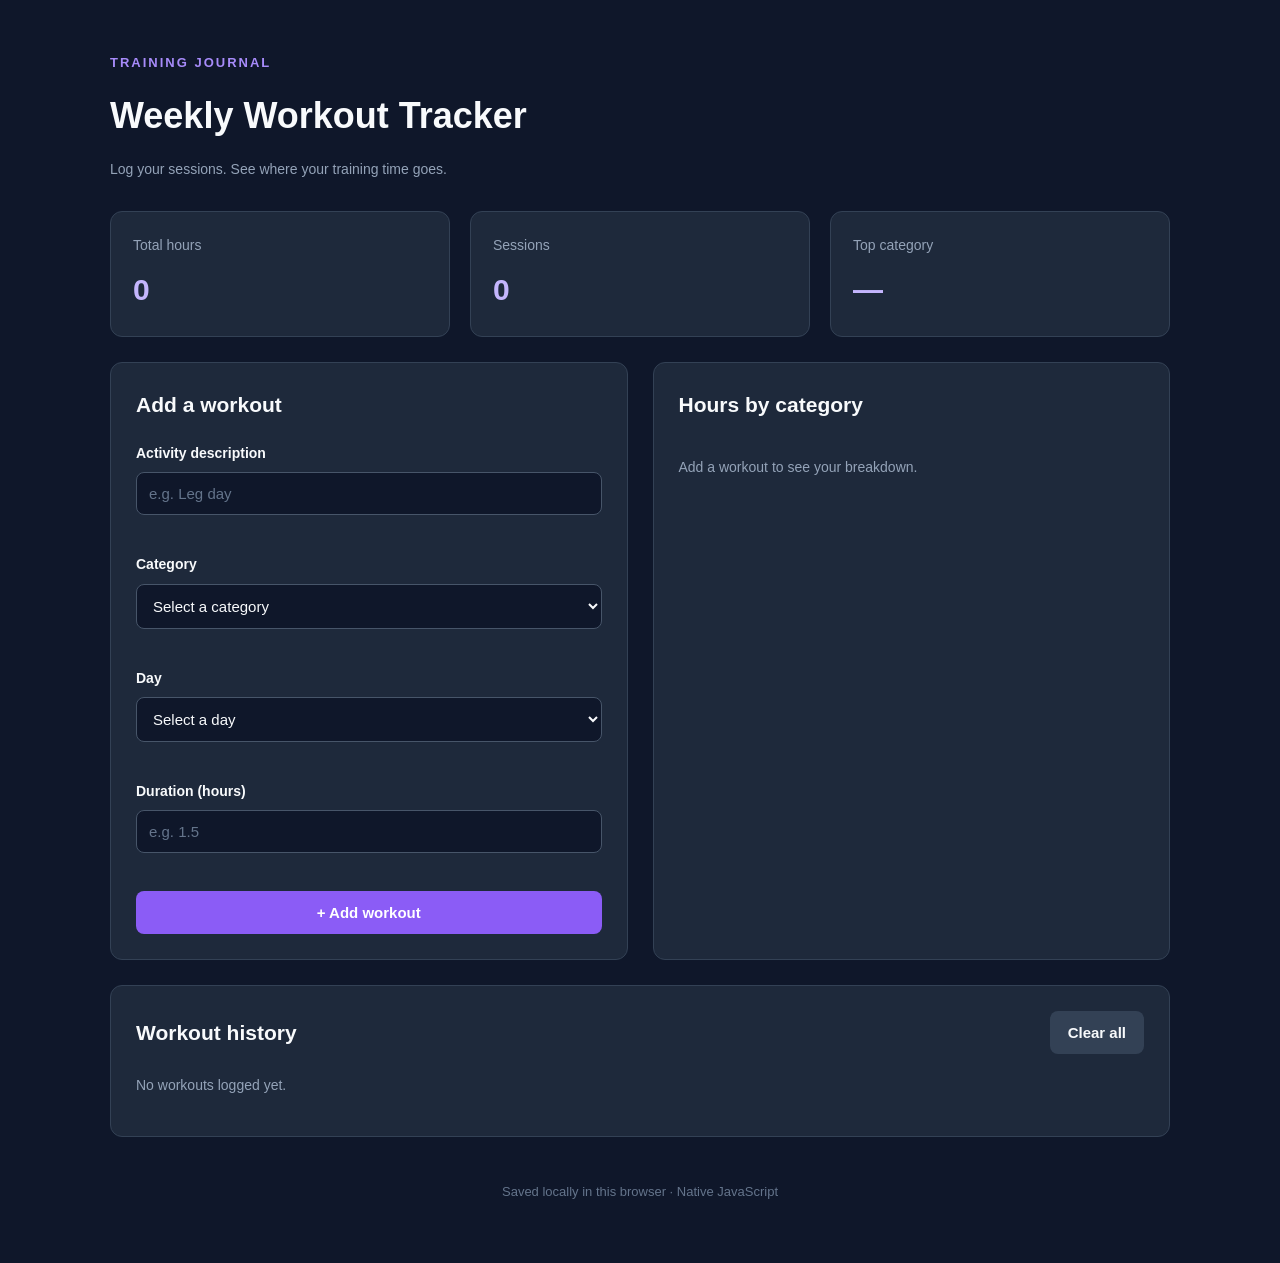
<file: workout-tracker/index.html>
<!doctype html>
<html lang="en"><head><meta charset="utf-8"><meta name="viewport" content="width=device-width,initial-scale=1"><title>Weekly Workout Tracker</title><link rel="stylesheet" href="style.css"></head>
<body><main class="container"><header><p class="eyebrow">TRAINING JOURNAL</p><h1>Weekly Workout Tracker</h1><p class="muted">Log your sessions. See where your training time goes.</p></header><section class="stats" aria-label="Weekly totals"><article><span>Total hours</span><strong id="totalHours">0</strong></article><article><span>Sessions</span><strong id="sessionCount">0</strong></article><article><span>Top category</span><strong id="topCategory">—</strong></article></section><div class="columns"><section class="panel"><h2>Add a workout</h2><form id="workoutForm" novalidate><label for="activity">Activity description</label><input id="activity" maxlength="80" placeholder="e.g. Leg day" required><small class="error" id="activityError"></small><label for="category">Category</label><select id="category"><option value="">Select a category</option><option>Strength</option><option>Running</option><option>Rugby</option><option>Football</option><option>Recovery</option><option>Other</option></select><small class="error" id="categoryError"></small><label for="day">Day</label><select id="day"><option value="">Select a day</option><option>Monday</option><option>Tuesday</option><option>Wednesday</option><option>Thursday</option><option>Friday</option><option>Saturday</option><option>Sunday</option></select><small class="error" id="dayError"></small><label for="hours">Duration (hours)</label><input id="hours" type="number" min="0.25" max="24" step="0.25" placeholder="e.g. 1.5" required><small class="error" id="hoursError"></small><button type="submit">+ Add workout</button></form></section><section class="panel"><h2>Hours by category</h2><div id="chart" class="chart"><p class="muted">Add a workout to see your breakdown.</p></div></section></div><section class="panel history"><div class="heading-row"><h2>Workout history</h2><button class="secondary" id="clearAll" type="button">Clear all</button></div><div id="workoutList" aria-live="polite"><p class="muted">No workouts logged yet.</p></div></section><footer>Saved locally in this browser · Native JavaScript</footer></main><script src="script.js"></script></body></html>
</file>
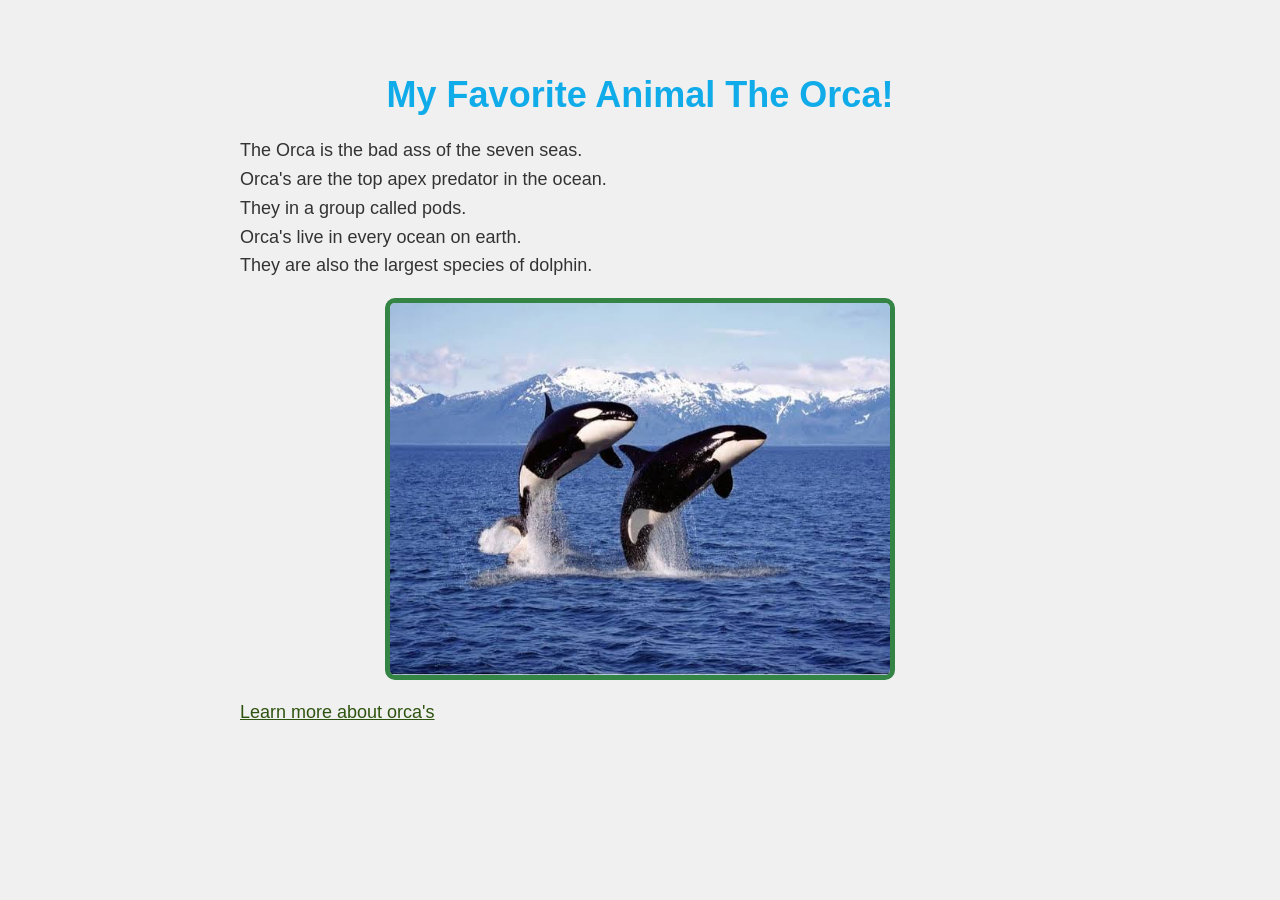
<file: WS01_HTML_basics/index.html>
<!DOCTYPE html>
<html lang="en">
<head>
    <meta charset="UTF-8">
    <meta name="viewport" content="width=device-width, initial-scale=1.0">
    <title>Orca's The Most Majestic Animal Alive</title>

   <link rel="stylesheet" href="styles.css">

</head>

<body>

    <h1>My Favorite Animal The Orca!</h1>

    <p>
        The Orca is the bad ass of the seven seas.<br>
        Orca's are the top apex predator in the ocean.<br>
        They in a group called pods.<br>
        Orca's live in every ocean on earth.<br>
        They are also the largest species of dolphin.

    </p>

    <img src="img/orcas.jpg" alt="Orcas swimming in the ocean">

    <p>
        <a href="https://www.opb.org/article/2026/08/23/puget-sound-salish-sea-orcas-summer/" target="_blank">
            Learn more about orca's
        </a>
    </p>

</body>
</html>
</file>
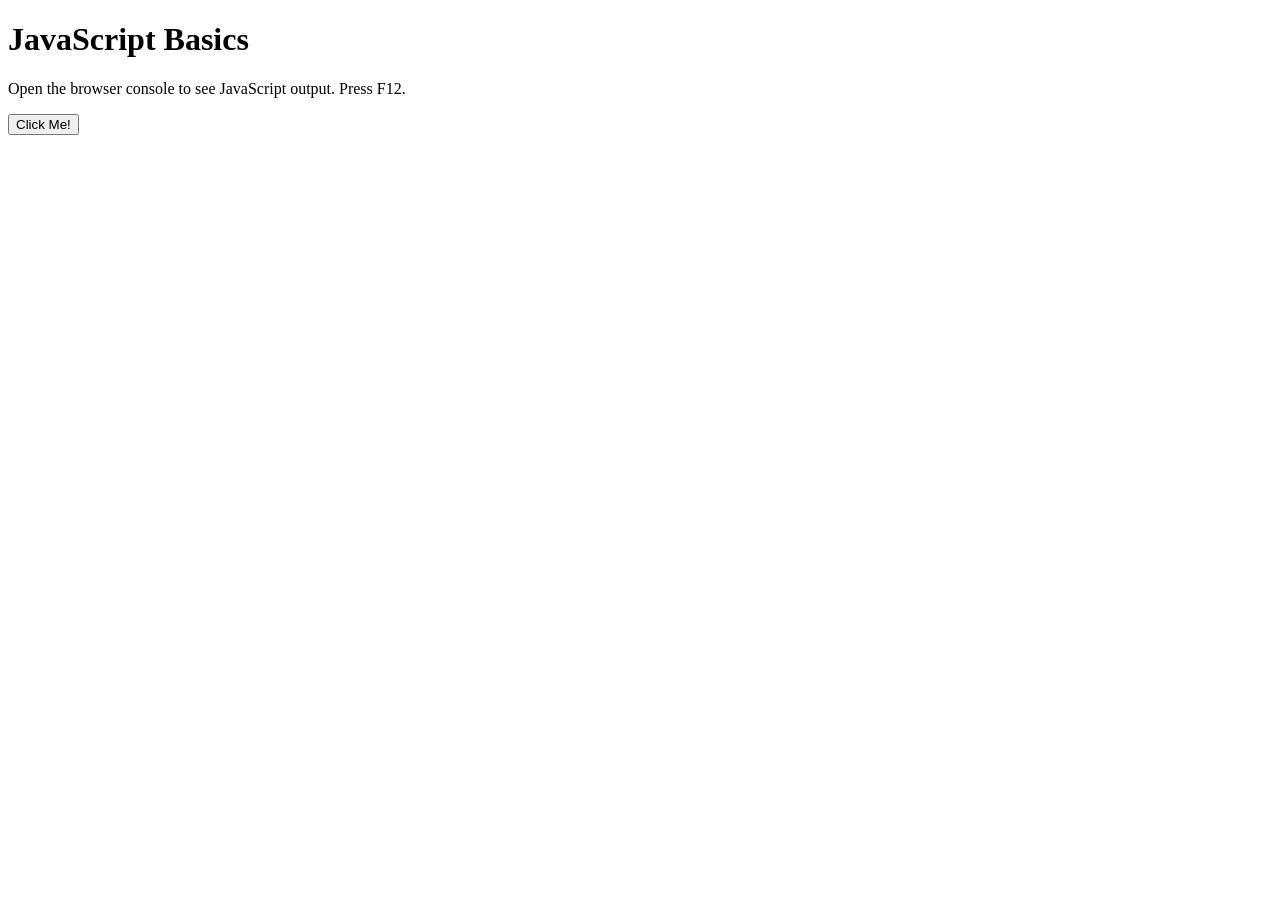
<file: WS02_JavaScript_Basics/index.html>
<!DOCTYPE html>
<html lang="en">

<head>
    <meta charset="UTF-8">
    <meta name="viewport" content="width=device-width, initial-scale=1.0">

    <title>JavaScript Basics</title>
</head>

<body>

    <h1>JavaScript Basics</h1>

    <p>Open the browser console to see JavaScript output. Press F12.</p>

    <!-- Exercise 6: Button -->
    <button id="messageButton">Click Me!</button>

    <!-- Link to JavaScript file -->
    <script src="js/script.js"></script>

</body>

</html>
</file>
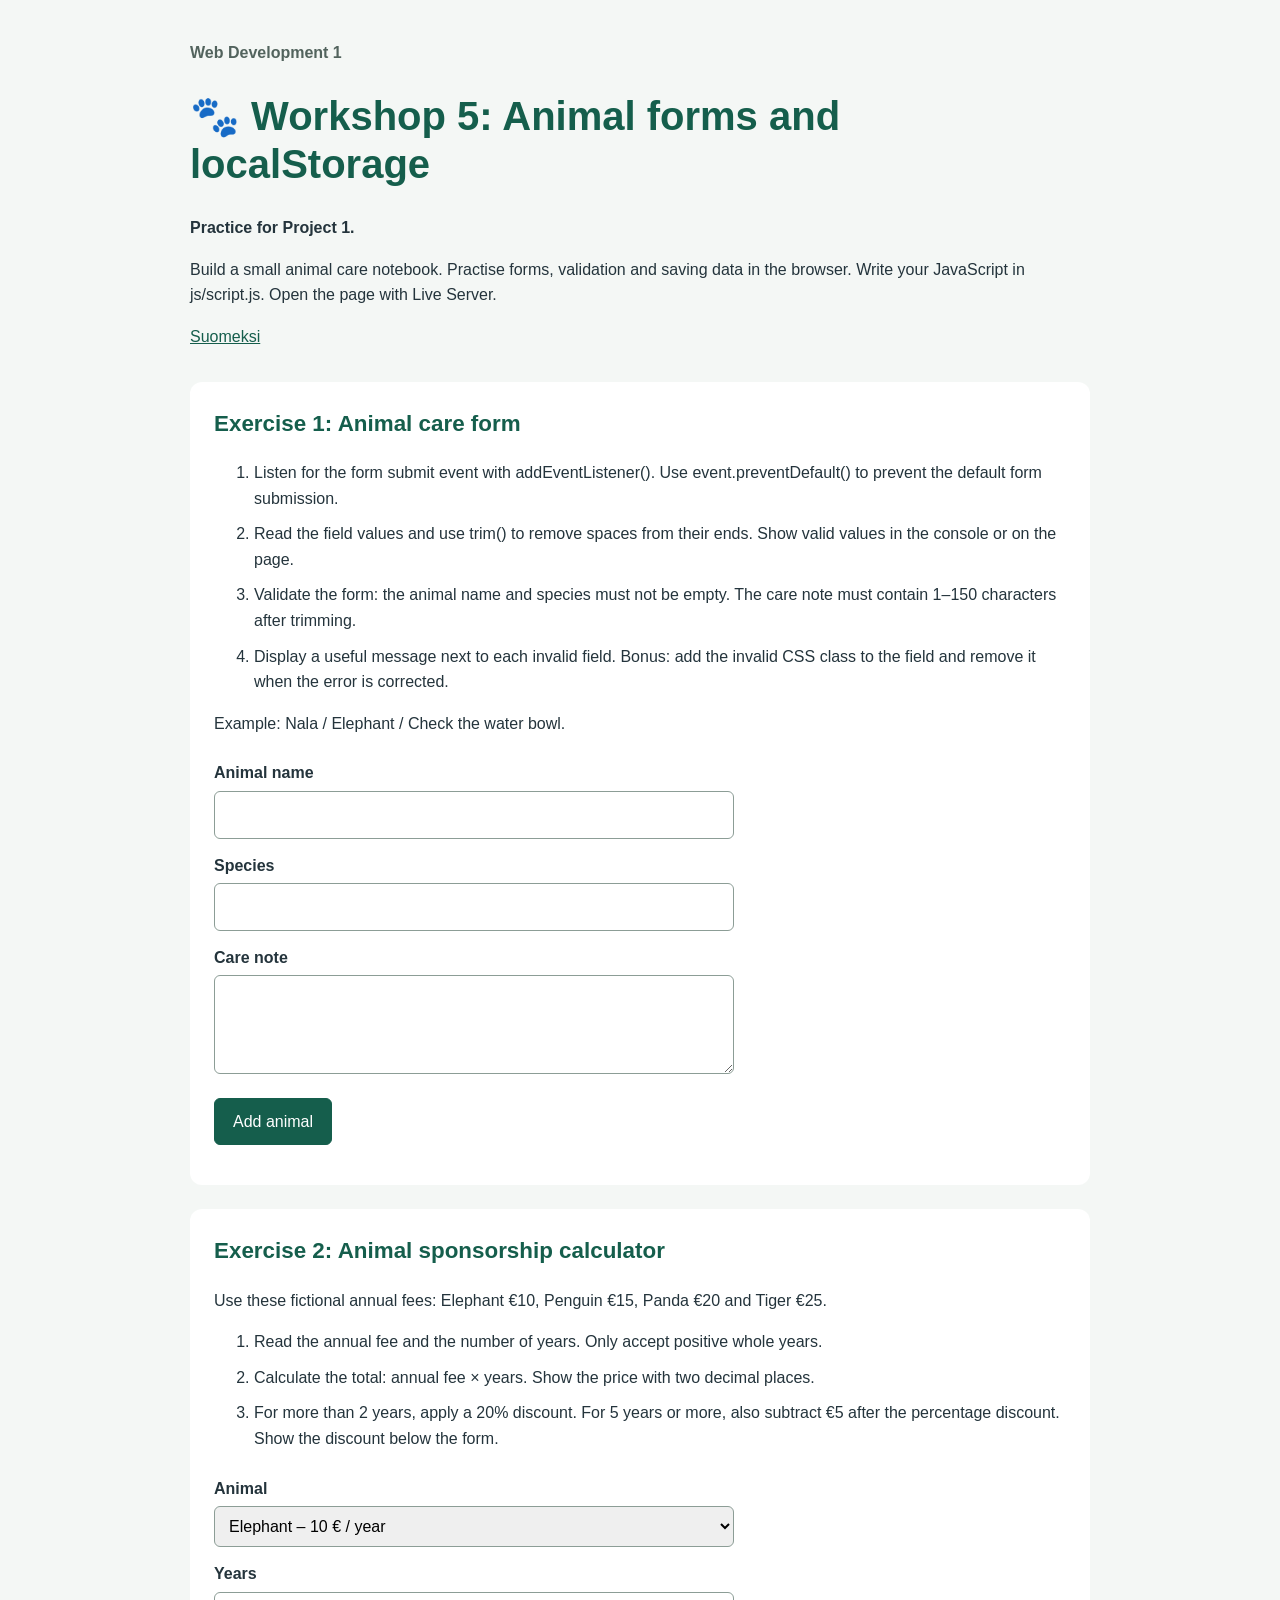
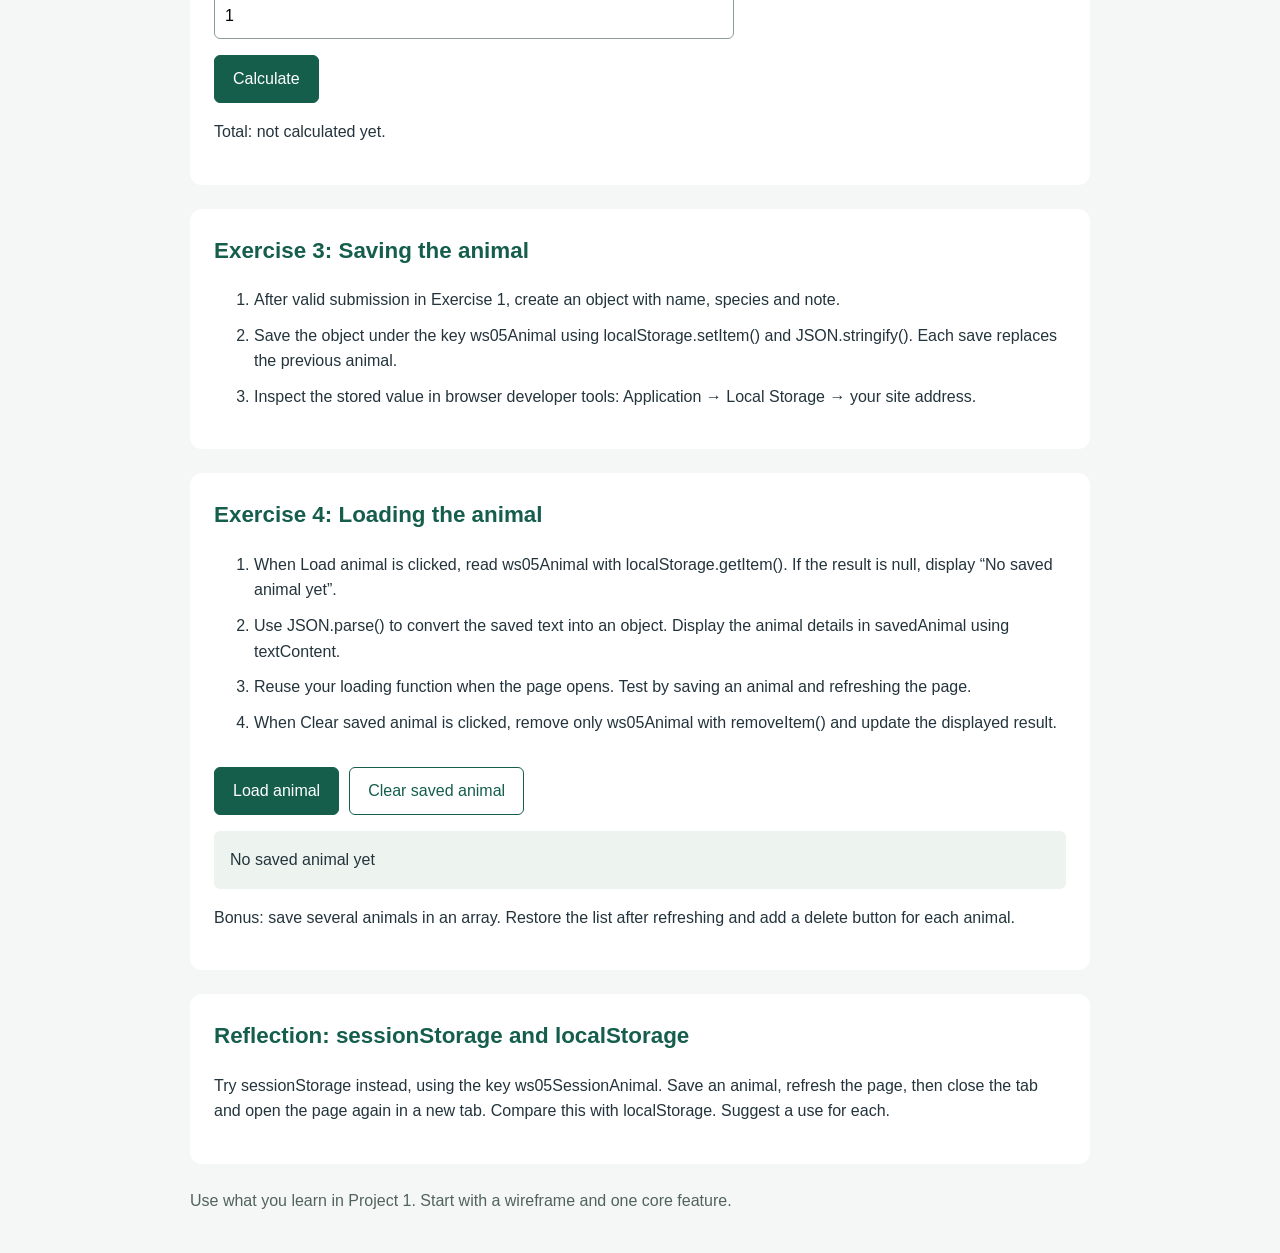
<file: WS05_Forms_Localstorage/Workshop05/index.html>
<!DOCTYPE html>
<html lang="en">
<head>
  <meta charset="UTF-8">
  <meta name="viewport" content="width=device-width, initial-scale=1.0">
  <title>Workshop 5: Animal forms and localStorage</title>
  <link rel="stylesheet" href="css/styles.css">
  <script src="js/script.js" defer></script>
</head>
<body>
<main>
<header>
  <p class="course">Web Development 1</p>
  <h1>🐾 Workshop 5: Animal forms and localStorage</h1>
  <p class="notice">Practice for Project 1.</p>
  <p>Build a small animal care notebook. Practise forms, validation and saving data in the browser. Write your JavaScript in js/script.js. Open the page with Live Server.</p>
  <a href="index-fi.html" lang="fi">Suomeksi</a>
</header>
<section>
  <h2>Exercise 1: Animal care form</h2>
  <ol><li>Listen for the form submit event with addEventListener(). Use event.preventDefault() to prevent the default form submission.</li><li>Read the field values and use trim() to remove spaces from their ends. Show valid values in the console or on the page.</li><li>Validate the form: the animal name and species must not be empty. The care note must contain 1–150 characters after trimming.</li><li>Display a useful message next to each invalid field. Bonus: add the invalid CSS class to the field and remove it when the error is corrected.</li></ol>
  <p>Example: Nala / Elephant / Check the water bowl.</p>
  <!-- novalidate allows students to practise JavaScript validation. -->
  <form id="animalForm" novalidate>
    <label for="animalName">Animal name</label>
    <input id="animalName" name="name" type="text" required aria-describedby="nameError">
    <span id="nameError" class="error" aria-live="polite"></span>
    <label for="animalSpecies">Species</label>
    <input id="animalSpecies" name="species" type="text" required aria-describedby="speciesError">
    <span id="speciesError" class="error" aria-live="polite"></span>
    <label for="careNote">Care note</label>
    <textarea id="careNote" name="note" rows="3" required aria-describedby="noteError"></textarea>
    <span id="noteError" class="error" aria-live="polite"></span>
    <button type="submit">Add animal</button>
  </form>
  <p id="formResult" role="status"></p>
</section>
<section>
  <h2>Exercise 2: Animal sponsorship calculator</h2>
  <p>Use these fictional annual fees: Elephant €10, Penguin €15, Panda €20 and Tiger €25.</p>
  <ol><li>Read the annual fee and the number of years. Only accept positive whole years.</li><li>Calculate the total: annual fee × years. Show the price with two decimal places.</li><li>For more than 2 years, apply a 20% discount. For 5 years or more, also subtract €5 after the percentage discount. Show the discount below the form.</li></ol>
  <form id="sponsorForm">
    <label for="animalType">Animal</label>
    <select id="animalType" name="type"><option value="10">Elephant – 10 € / year</option><option value="15">Penguin – 15 € / year</option><option value="20">Panda – 20 € / year</option><option value="25">Tiger – 25 € / year</option></select>
    <label for="years">Years</label>
    <input id="years" name="years" type="number" min="1" step="1" value="1" required>
    <button type="submit">Calculate</button>
  </form>
  <p id="cost" role="status">Total: not calculated yet.</p>
  <p id="discountMessage" aria-live="polite"></p>
</section>
<section>
  <h2>Exercise 3: Saving the animal</h2>
  <ol><li>After valid submission in Exercise 1, create an object with name, species and note.</li><li>Save the object under the key ws05Animal using localStorage.setItem() and JSON.stringify(). Each save replaces the previous animal.</li><li>Inspect the stored value in browser developer tools: Application → Local Storage → your site address.</li></ol>
</section>
<section>
  <h2>Exercise 4: Loading the animal</h2>
  <ol><li>When Load animal is clicked, read ws05Animal with localStorage.getItem(). If the result is null, display “No saved animal yet”.</li><li>Use JSON.parse() to convert the saved text into an object. Display the animal details in savedAnimal using textContent.</li><li>Reuse your loading function when the page opens. Test by saving an animal and refreshing the page.</li><li>When Clear saved animal is clicked, remove only ws05Animal with removeItem() and update the displayed result.</li></ol>
  <div class="actions">
    <button type="button" id="loadAnimal">Load animal</button>
    <button type="button" id="clearAnimal" class="secondary">Clear saved animal</button>
  </div>
  <p id="savedAnimal" class="saved" role="status">Saved animal details will appear here.</p>
  <p>Bonus: save several animals in an array. Restore the list after refreshing and add a delete button for each animal.</p>
</section>
<section>
  <h2>Reflection: sessionStorage and localStorage</h2>
  <p>Try sessionStorage instead, using the key ws05SessionAnimal. Save an animal, refresh the page, then close the tab and open the page again in a new tab. Compare this with localStorage. Suggest a use for each.</p>
</section>
<footer><p>Use what you learn in Project 1. Start with a wireframe and one core feature.</p></footer>
</main>
</body>
</html>
</file>
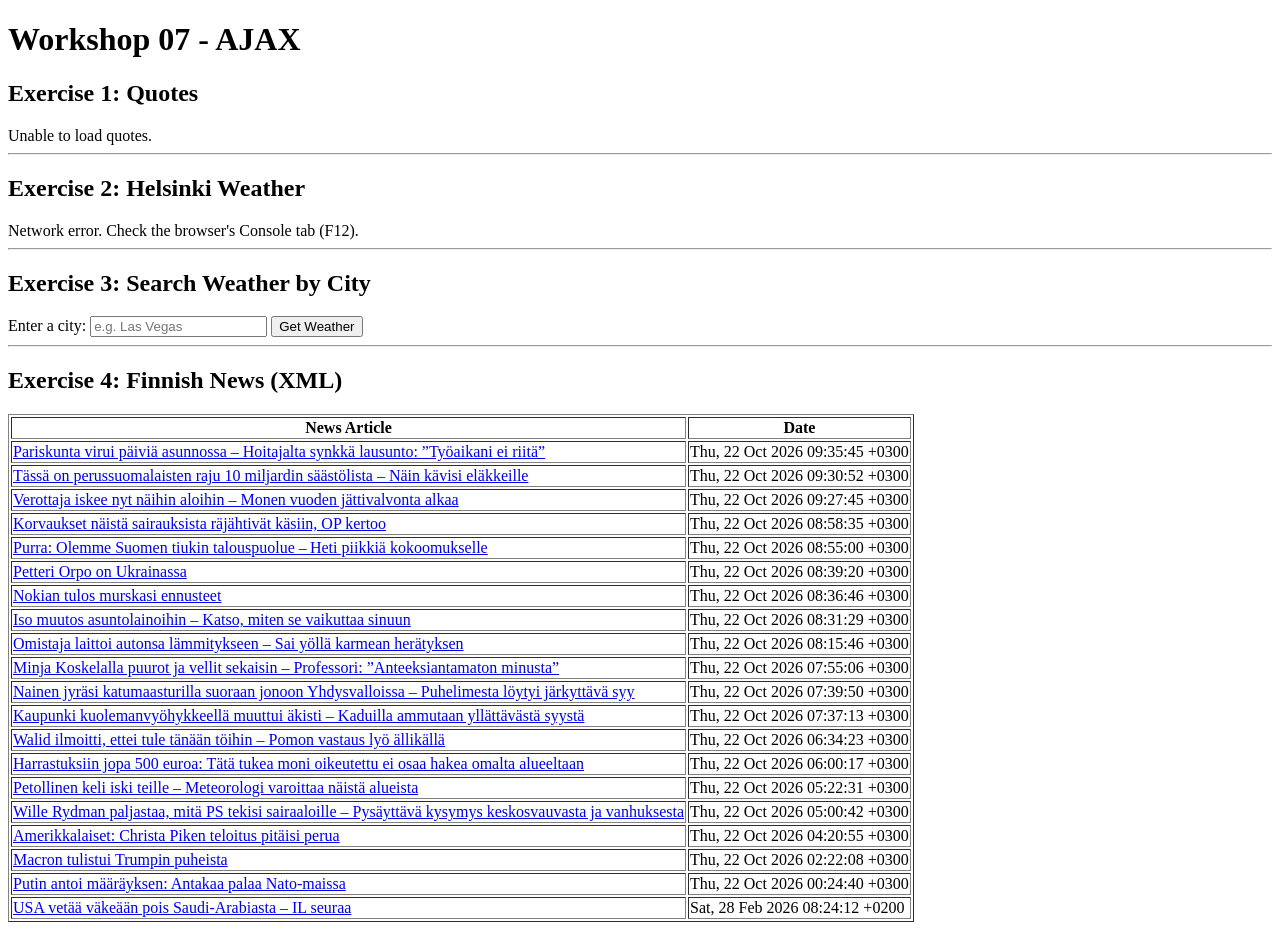
<file: WS07_AJAX/class_exercise/index.html>
<!DOCTYPE html>
<html lang="en">
<head>
    <meta charset="UTF-8">
    <meta name="viewport" content="width=device-width, initial-scale=1.0">
    <title>Workshop 07 - AJAX</title>
</head>
<body>

    <h1>Workshop 07 - AJAX</h1>

    <h2>Exercise 1: Quotes</h2>
    <div id="Quotes">Loading quotes...</div>

    <hr>

    <h2>Exercise 2: Helsinki Weather</h2>
    <div id="weatherdata">Loading weather data...</div>

    <hr>

    <h2>Exercise 3: Search Weather by City</h2>

    <label for="cityInput">Enter a city:</label>
    <input type="text" id="cityInput" placeholder="e.g. Las Vegas">

    <button type="button" id="searchWeather">Get Weather</button>

    <div id="cityWeatherData"></div>

    <hr>

    <h2>Exercise 4: Finnish News (XML)</h2>
    <div id="newsdata">Loading news...</div>

    <script src="script.js"></script>
    <script src="ajaxdemo-weathermap.js"></script>
    <script src="ajaxdemo-weathermap-funktiot.js"></script>
    <script src="ajaxdemo-iltalehti.js"></script>

    <script>
        document.getElementById("searchWeather")
            .addEventListener("click", function () {
                const city = document.getElementById("cityInput").value;
                haeData(city);
            });
    </script>

</body>
</html>
</file>
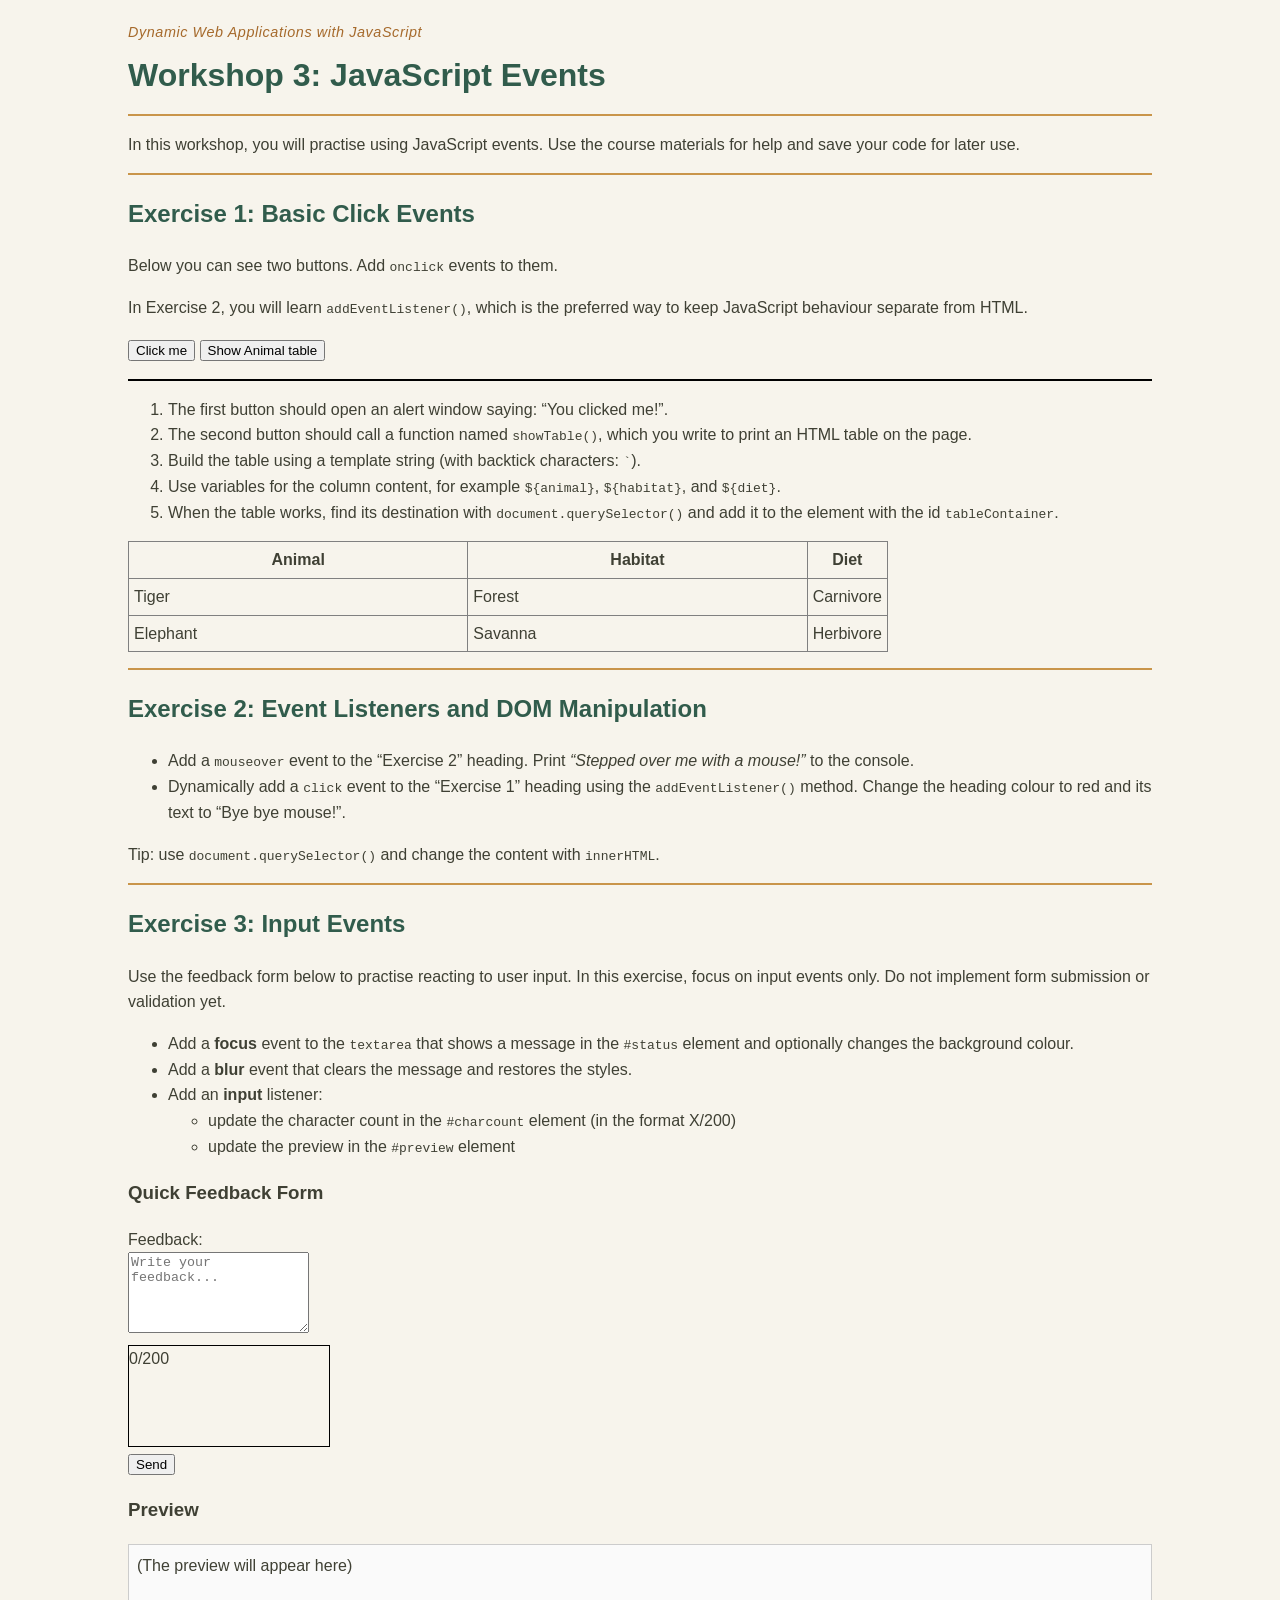
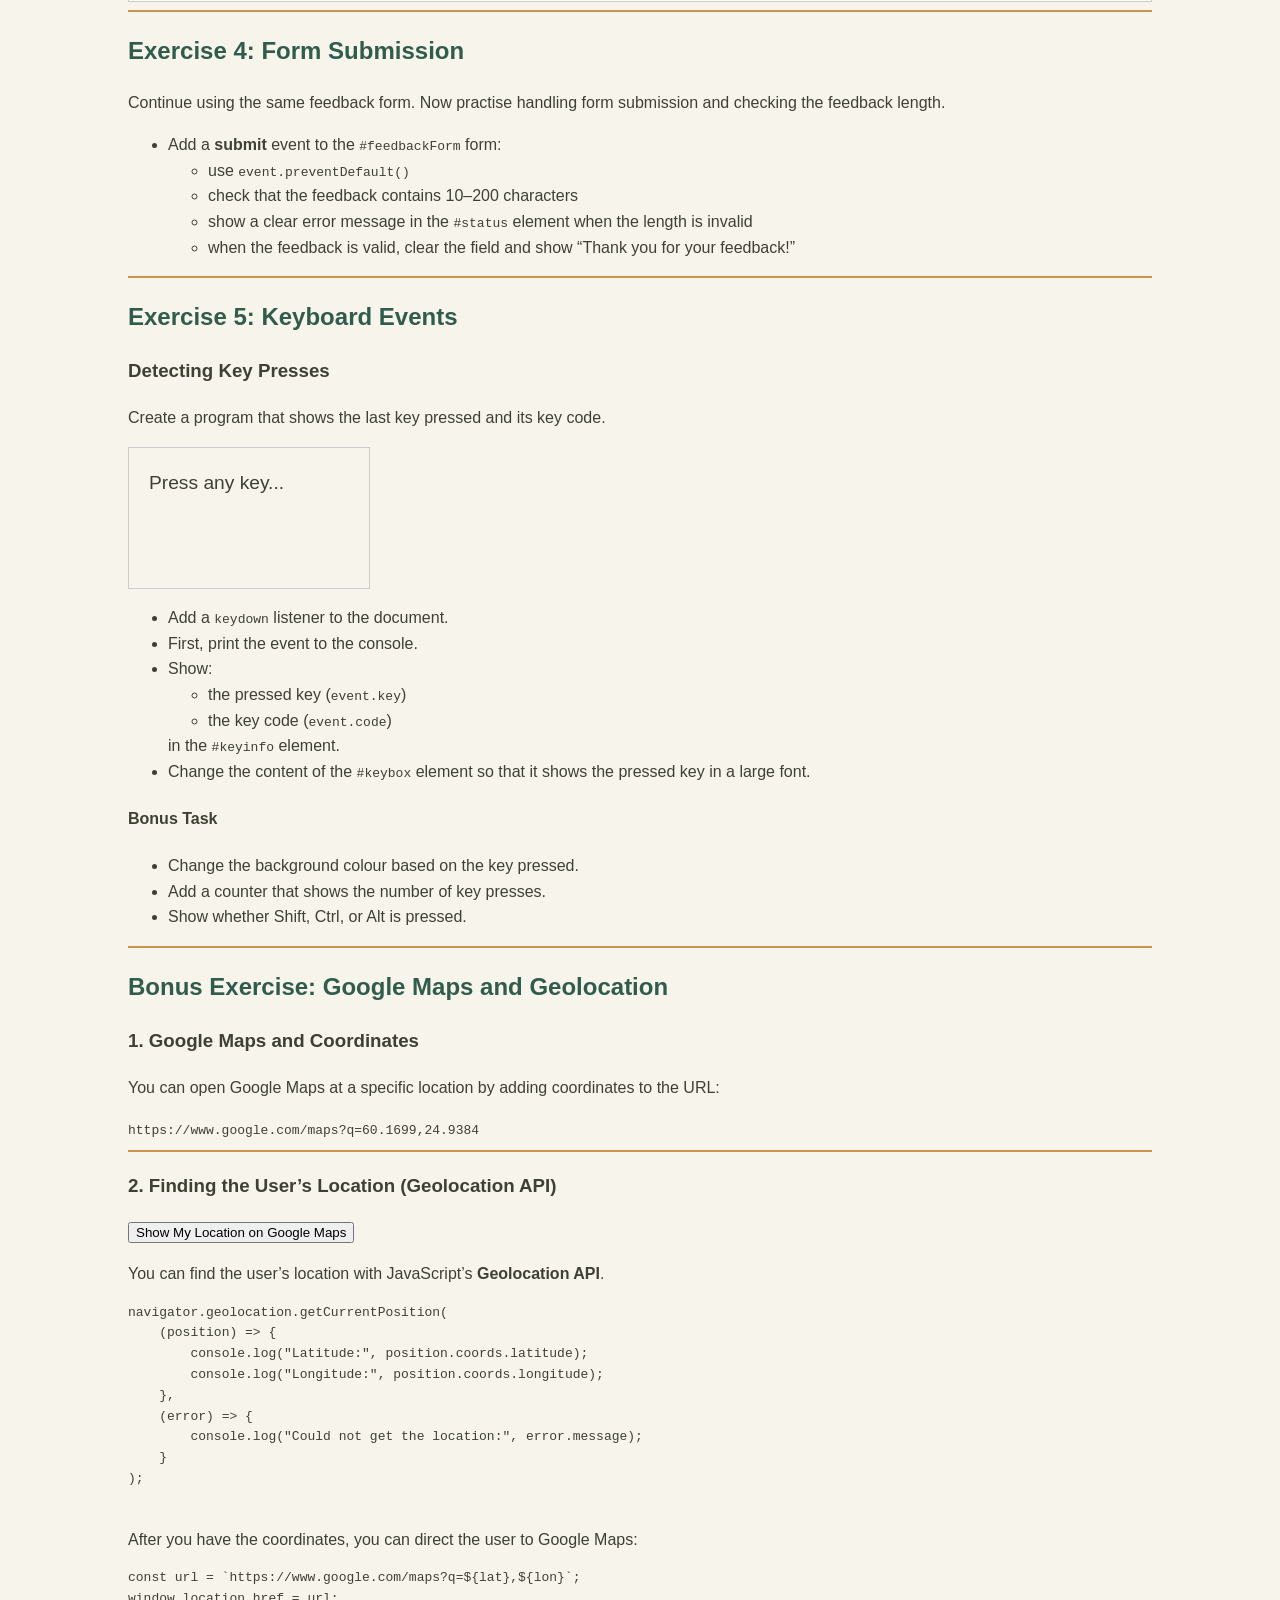
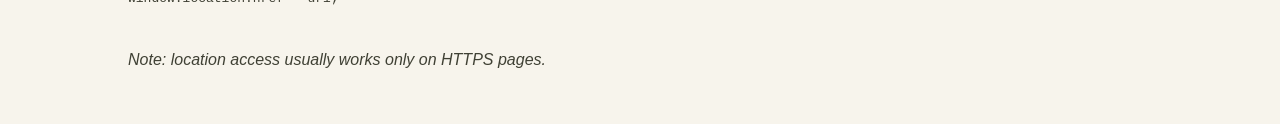
<file: WS03_JS_events/workshop3.html>
<!DOCTYPE html>
<html lang="en">
<head>
    <meta charset="utf-8">
    <title>Workshop 3</title>
    <link rel="stylesheet" href="css/styles.css">
    <script src="js/script.js" defer></script>
</head>

<body class="ws3">
    <h1>Workshop 3: JavaScript Events</h1>
    <hr>
    <p>
        In this workshop, you will practise using JavaScript events.
        Use the course materials for help and save your code for later use.
    </p>
    <hr>

    <!-- Exercise 1 -->
    <h2 id="exercise1">Exercise 1: Basic Click Events</h2>
    <p>Below you can see two buttons. Add <code>onclick</code> events to them.</p>
    <p>In Exercise 2, you will learn <code>addEventListener()</code>, which is the preferred way to keep JavaScript behaviour separate from HTML.</p>

    <p>
    <button onclick="alert('You clicked me!')">Click me</button>
    <button onclick="showTable()">Show Animal table</button>
</p>


    <div id="tableContainer"></div>

    <ol>
        <li>The first button should open an alert window saying: “You clicked me!”.</li>
        <li>The second button should call a function named <code>showTable()</code>, which you write to print an HTML table on the page.</li>
        <li>Build the table using a template string (with backtick characters: <code>`</code>).</li>
        <li>Use variables for the column content, for example <code>${animal}</code>, <code>${habitat}</code>, and <code>${diet}</code>.</li>
        <li>When the table works, find its destination with <code>document.querySelector()</code> and add it to the element with the id <code>tableContainer</code>.</li>
    </ol>

    <table id="example" class="display">
        <thead>
            <tr>
                <th>Animal</th>
                <th>Habitat</th>
                <th>Diet</th>
            </tr>
        </thead>
        <tbody>
            <tr>
                <td>Tiger</td>
                <td>Forest</td>
                <td>Carnivore</td>
            </tr>
            <tr>
                <td>Elephant</td>
                <td>Savanna</td>
                <td>Herbivore</td>
            </tr>
        </tbody>
    </table>

    <hr>

    <!-- Exercise 2 -->
    <h2 id="exercise2">Exercise 2: Event Listeners and DOM Manipulation</h2>
    <ul>
        <li>Add a <code>mouseover</code> event to the “Exercise 2” heading. Print <em>“Stepped over me with a mouse!”</em> to the console.</li>
        <li>Dynamically add a <code>click</code> event to the “Exercise 1” heading using the <code>addEventListener()</code> method. Change the heading colour to red and its text to “Bye bye mouse!”.</li>
    </ul>
    <p>Tip: use <code>document.querySelector()</code> and change the content with <code>innerHTML</code>.</p>

    <hr>

    <!-- Exercise 3 -->
    <h2>Exercise 3: Input Events</h2>
    <p>
        Use the feedback form below to practise reacting to user input.
        In this exercise, focus on input events only. Do not implement form submission or validation yet.
    </p>

    <ul>
        <li>Add a <strong>focus</strong> event to the <code>textarea</code> that shows a message in the <code>#status</code> element and optionally changes the background colour.</li>
        <li>Add a <strong>blur</strong> event that clears the message and restores the styles.</li>
        <li>Add an <strong>input</strong> listener:
            <ul>
                <li>update the character count in the <code>#charcount</code> element (in the format X/200)</li>
                <li>update the preview in the <code>#preview</code> element</li>
            </ul>
        </li>
    </ul>

    <h3>Quick Feedback Form</h3>

    <form id="feedbackForm" novalidate>
        <label for="feedback">Feedback:</label><br>
        <textarea id="feedback" placeholder="Write your feedback..." rows="5"></textarea><br>

        <div style="margin: 4px 0;">
            <span id="charcount">0/200</span>
            <span id="status" aria-live="polite" style="margin-left: 8px; color: #666;"></span>
        </div>

        <button id="sendBtn" type="submit">Send</button>
    </form>

    <h3>Preview</h3>
    <div id="preview" style="border: 1px solid #ccc; padding: 8px; min-height: 40px; background: #fafafa;">
        (The preview will appear here)
    </div>

    <hr>

    <!-- Exercise 4 -->
    <h2>Exercise 4: Form Submission</h2>
    <p>
        Continue using the same feedback form. Now practise handling form submission and checking the feedback length.
    </p>

    <ul>
        <li>Add a <strong>submit</strong> event to the <code>#feedbackForm</code> form:
            <ul>
                <li>use <code>event.preventDefault()</code></li>
                <li>check that the feedback contains 10–200 characters</li>
                <li>show a clear error message in the <code>#status</code> element when the length is invalid</li>
                <li>when the feedback is valid, clear the field and show “Thank you for your feedback!”</li>
            </ul>
        </li>
    </ul>

    <hr>

    <!-- Exercise 5 -->
    <h2>Exercise 5: Keyboard Events</h2>

    <h3>Detecting Key Presses</h3>

    <p>
        Create a program that shows the last key pressed and its key code.
    </p>

    <div id="keybox" style="padding: 20px; border: 1px solid #ccc; font-size: 1.2em;">
        Press any key...
    </div>

    <p id="keyinfo"></p>

    <ul>
        <li>Add a <code>keydown</code> listener to the document.</li>
        <li>First, print the event to the console.</li>
        <li>Show:
            <ul>
                <li>the pressed key (<code>event.key</code>)</li>
                <li>the key code (<code>event.code</code>)</li>
            </ul>
            in the <code>#keyinfo</code> element.
        </li>
        <li>
            Change the content of the <code>#keybox</code> element so that it shows the pressed key in a large font.
        </li>
    </ul>

    <h4>Bonus Task</h4>
    <ul>
        <li>Change the background colour based on the key pressed.</li>
        <li>Add a counter that shows the number of key presses.</li>
        <li>Show whether Shift, Ctrl, or Alt is pressed.</li>
    </ul>

    <hr>

    <!-- Bonus Exercise -->
    <h2>Bonus Exercise: Google Maps and Geolocation</h2>

    <h3>1. Google Maps and Coordinates</h3>
    <p>
        You can open Google Maps at a specific location by adding coordinates to the URL:
    </p>
    <code>https://www.google.com/maps?q=60.1699,24.9384</code>

    <hr>

    <h3>2. Finding the User’s Location (Geolocation API)</h3>
    <button id="locationBtn">Show My Location on Google Maps</button>

<p id="locationStatus"></p>
    <p>
        You can find the user’s location with JavaScript’s <strong>Geolocation API</strong>.
    </p>

    <pre>
navigator.geolocation.getCurrentPosition(
    (position) => {
        console.log("Latitude:", position.coords.latitude);
        console.log("Longitude:", position.coords.longitude);
    },
    (error) => {
        console.log("Could not get the location:", error.message);
    }
);
    </pre>

    <p>After you have the coordinates, you can direct the user to Google Maps:</p>

    <pre>
const url = `https://www.google.com/maps?q=${lat},${lon}`;
window.location.href = url;
    </pre>

    <p><em>Note: location access usually works only on HTTPS pages.</em></p>

</body>
</html>
</file>
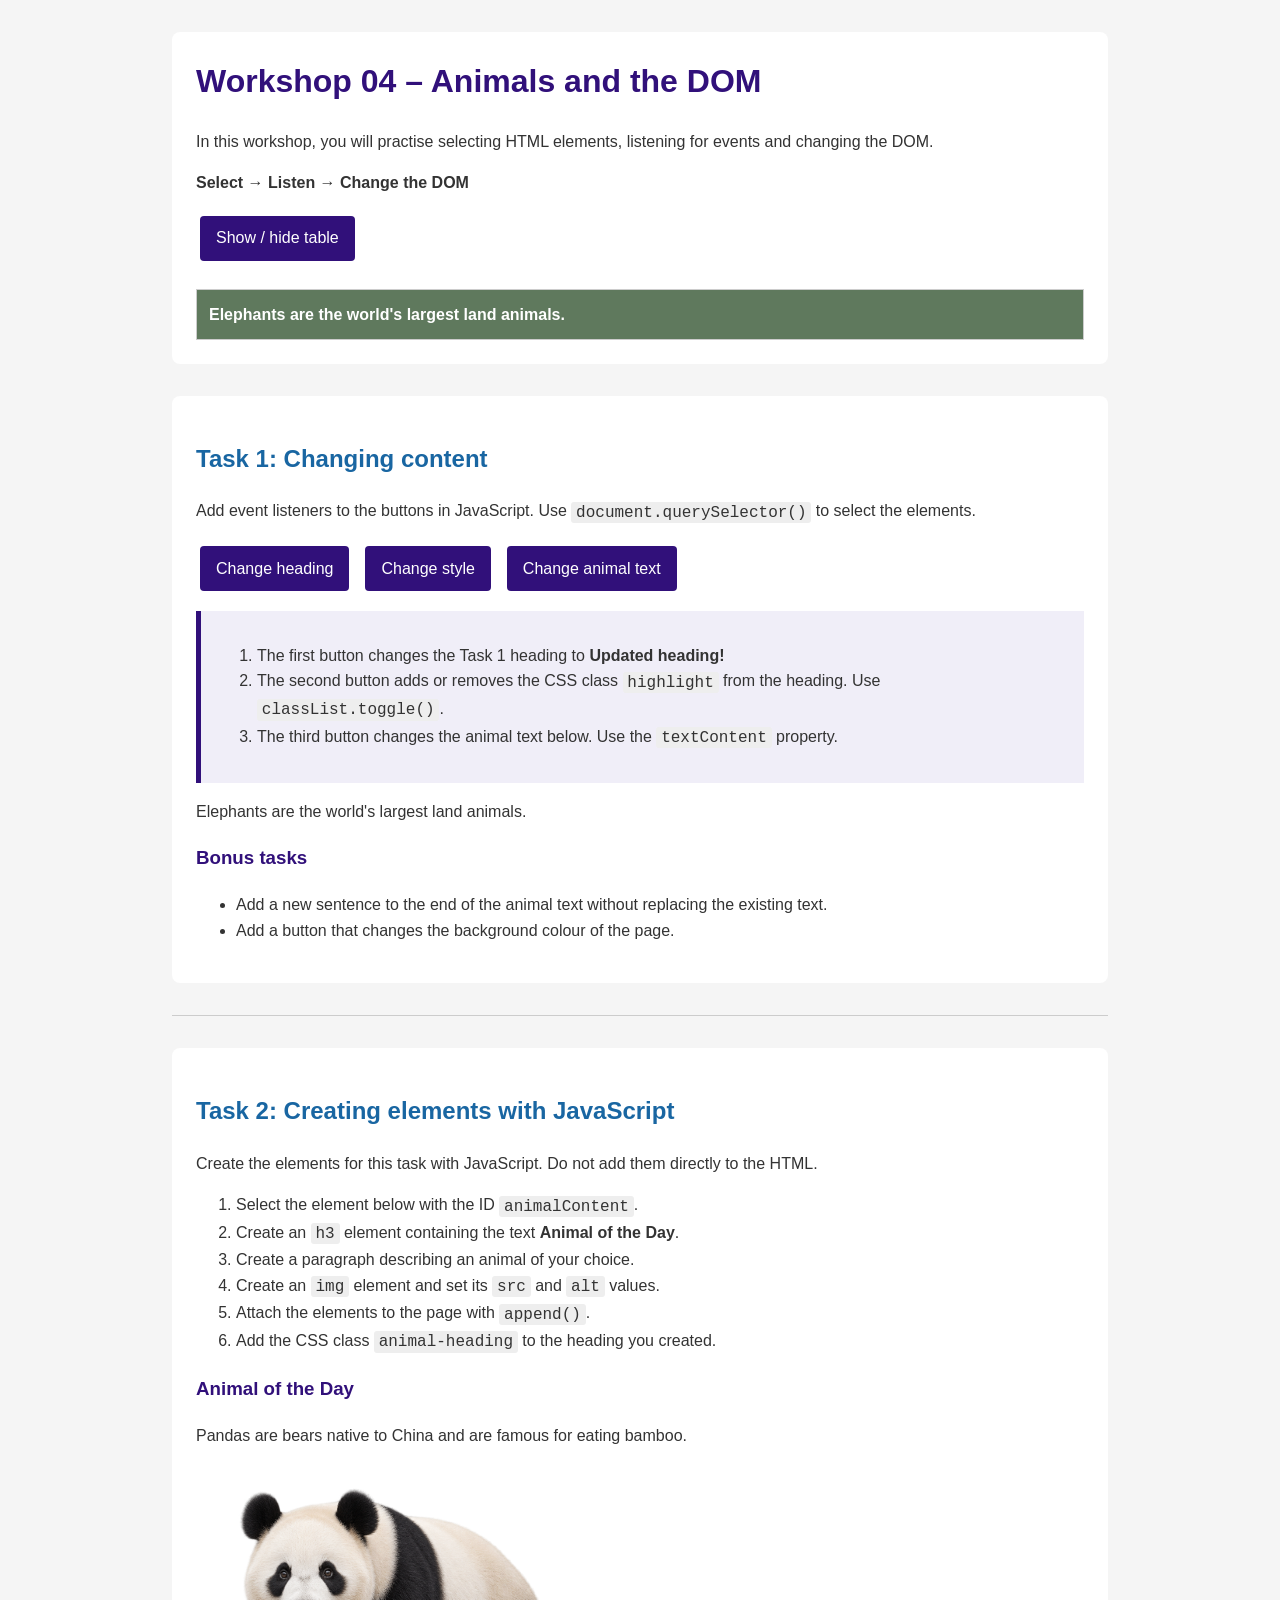
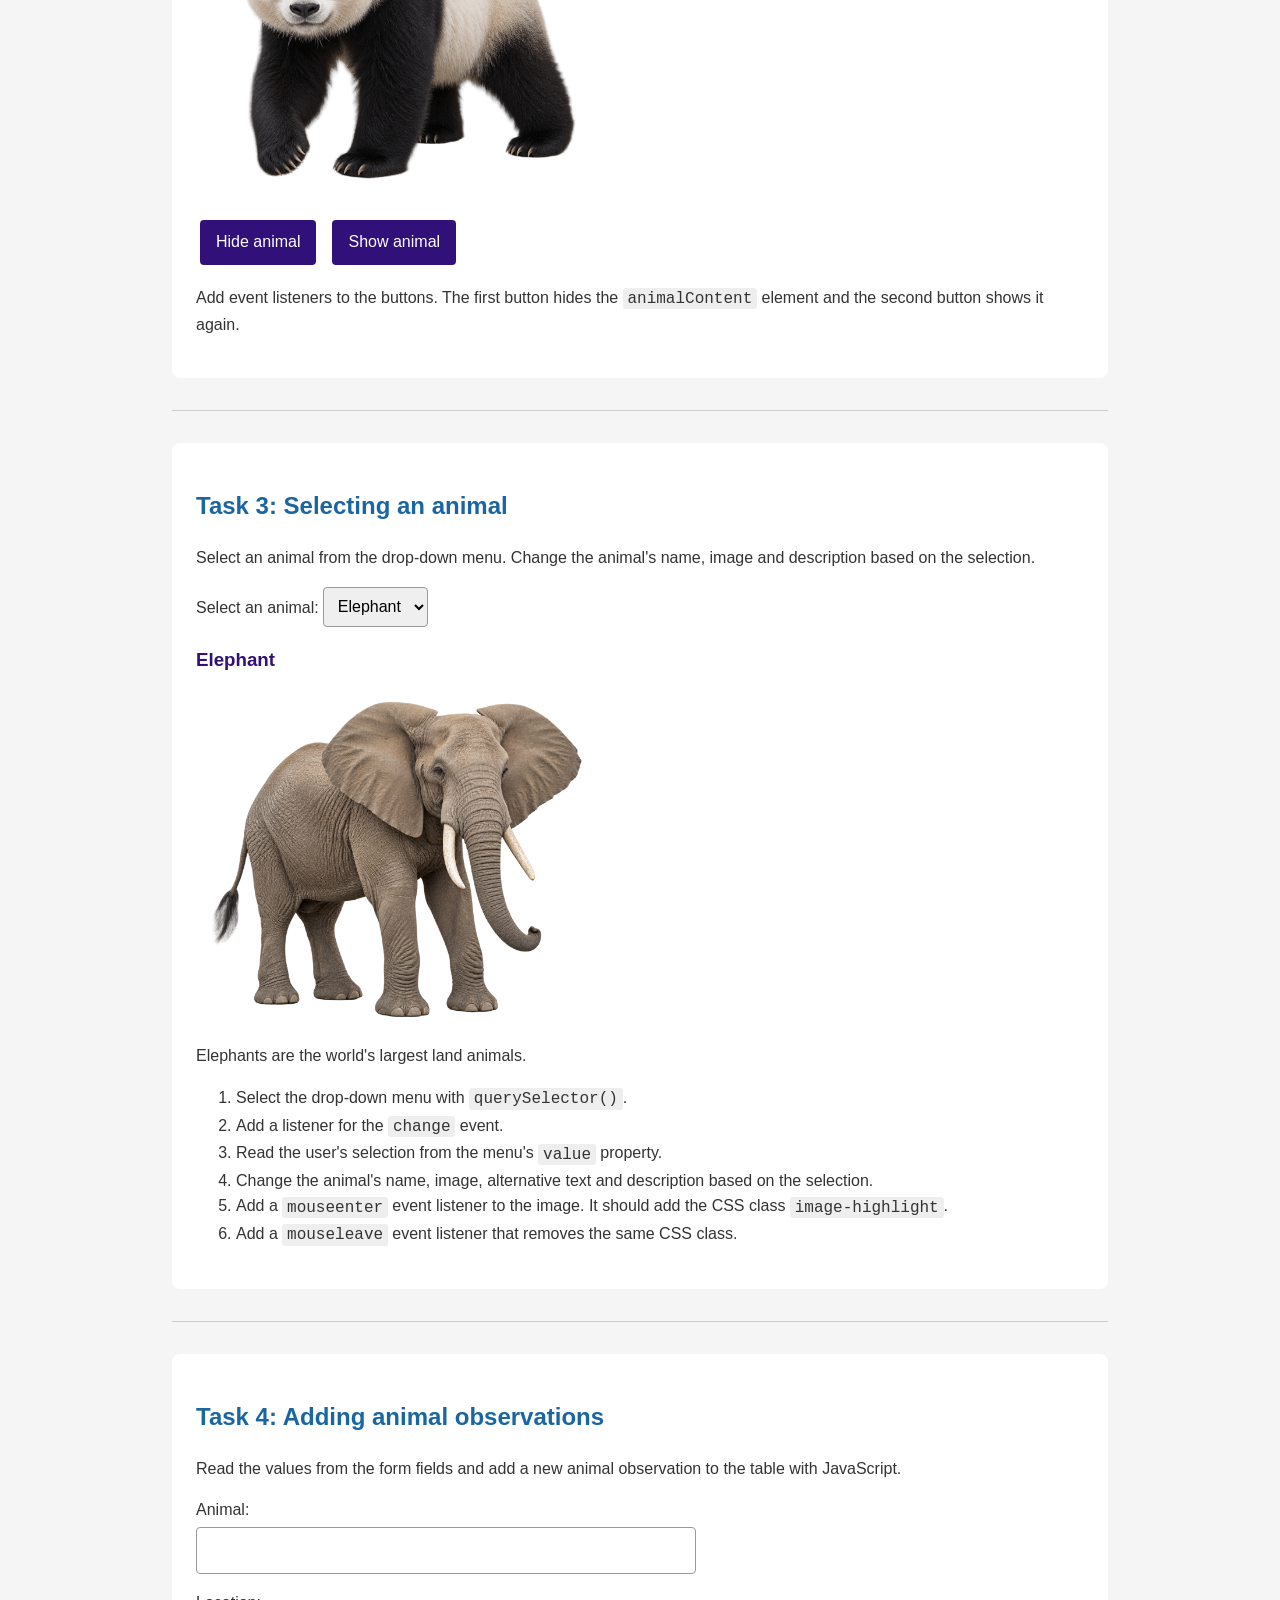
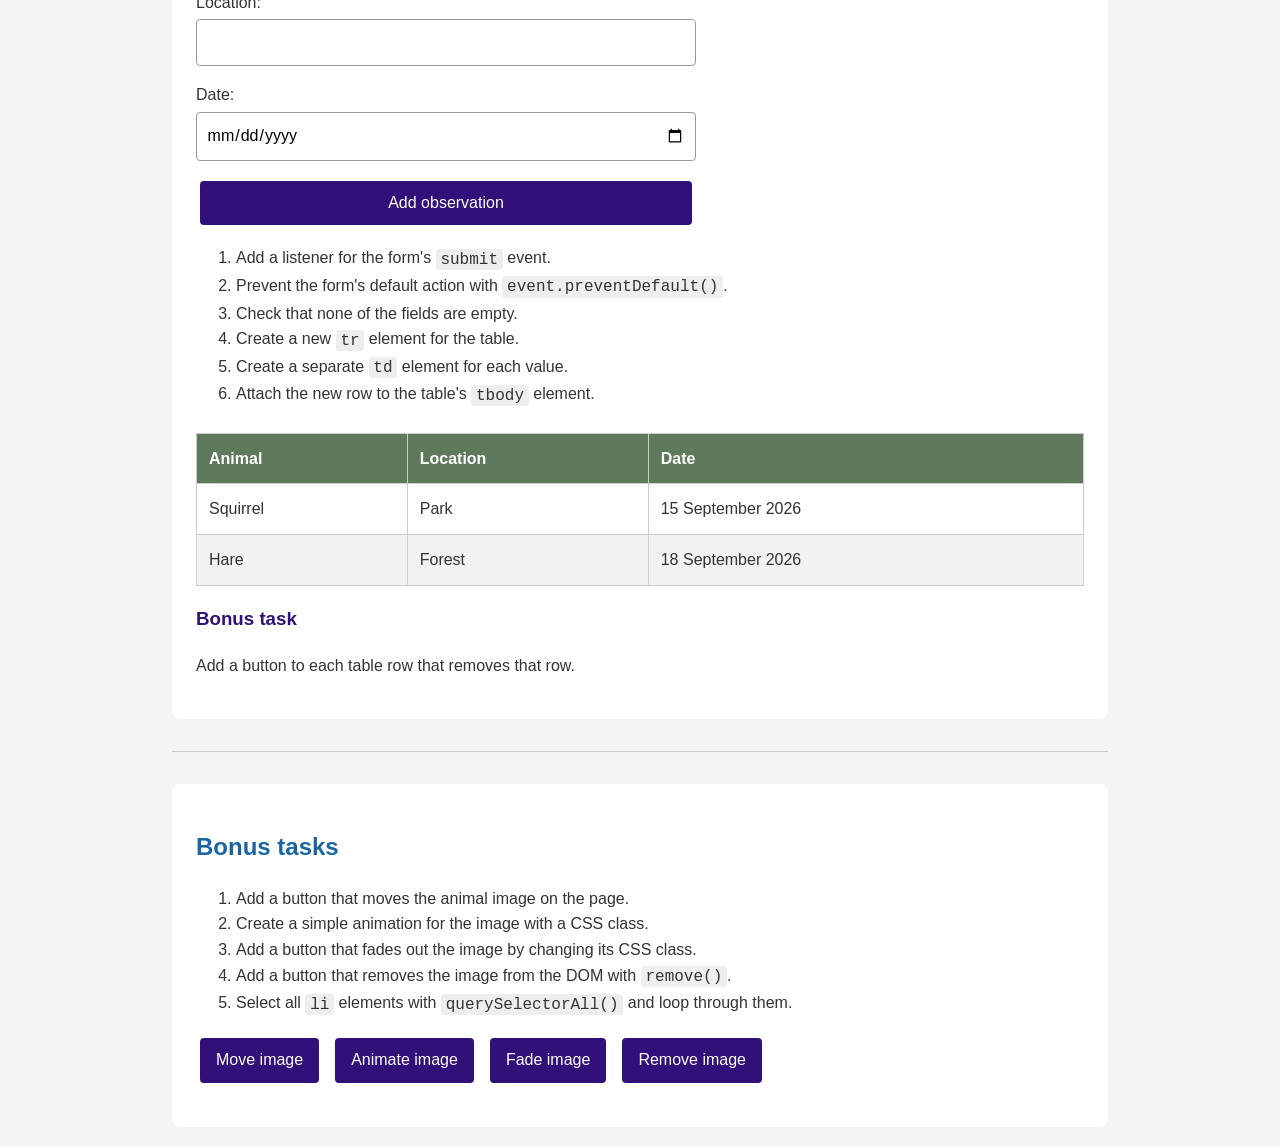
<file: WS04_DOM/workshop4-EN.html>
<!DOCTYPE html>
<html lang="en">

<head>
    <meta charset="UTF-8">
    <meta name="viewport" content="width=device-width, initial-scale=1.0">

    <title>Workshop 04 – DOM Scripting</title>

    <link rel="stylesheet" href="css/styles.css">
    <script src="js/script.js" defer></script>
</head>

<body>
    <header>
        <h1 id="mainHeading">Workshop 04 – Animals and the DOM</h1>

        <p>
            In this workshop, you will practise selecting HTML elements,
            listening for events and changing the DOM.
        </p>

        <p>
            <strong>Select → Listen → Change the DOM</strong>
        </p>

        <button id="animalButton">Show / hide table</button>

<table id="animalTable">
     <thead>
        <tr>
            <th>Elephants are the world's
                largest land animals.</th>
          
        </tr>
    </thead>

     
</table>


    </header>

    <main>
        <!-- TASK 1 -->
        <section>
            <h2 id="taskOneHeading">Task 1: Changing content</h2>

            <p>
                Add event listeners to the buttons in JavaScript.
                Use <code>document.querySelector()</code> to select the elements.
            </p>

            <div class="buttons">
                <button id="changeHeadingButton">
                    Change heading
                </button>

                <button id="changeStyleButton">
                    Change style
                </button>

                <button id="changeTextButton">
                    Change animal text
                </button>
            </div>

            <div class="instructions">
                <ol>
                    <li>
                        The first button changes the Task 1 heading to
                        <strong>Updated heading!</strong>
                    </li>

                    <li>
                        The second button adds or removes the CSS class
                        <code>highlight</code> from the heading.
                        Use <code>classList.toggle()</code>.
                    </li>

                    <li>
                        The third button changes the animal text below.
                        Use the <code>textContent</code> property.
                    </li>
                </ol>
            </div>

            <p id="animalText">
                Elephants are the world's largest land animals.
            </p>

            <h3>Bonus tasks</h3>

            <ul>
                <li>
                    Add a new sentence to the end of the animal text without
                    replacing the existing text.
                </li>

                <li>
                    Add a button that changes the background colour of the page.
                </li>
            </ul>
        </section>

        <hr>

        <!-- TASK 2 -->
        <section>
            <h2>Task 2: Creating elements with JavaScript</h2>

            <p>
                Create the elements for this task with JavaScript. Do not add
                them directly to the HTML.
            </p>

            <ol>
                <li>
                    Select the element below with the ID
                    <code>animalContent</code>.
                </li>

                <li>
                    Create an <code>h3</code> element containing the text
                    <strong>Animal of the Day</strong>.
                </li>

                <li>
                    Create a paragraph describing an animal of your choice.
                </li>

                <li>
                    Create an <code>img</code> element and set its
                    <code>src</code> and <code>alt</code> values.
                </li>

                <li>
                    Attach the elements to the page with
                    <code>append()</code>.
                </li>

                <li>
                    Add the CSS class <code>animal-heading</code> to the
                    heading you created.
                </li>
            </ol>

            <div id="animalContent"></div>

            <div class="buttons">
                <button id="hideAnimalButton">
                    Hide animal
                </button>

                <button id="showAnimalButton">
                    Show animal
                </button>
            </div>

            <p>
                Add event listeners to the buttons. The first button hides the
                <code>animalContent</code> element and the second button shows
                it again.
            </p>
        </section>

        <hr>

        <!-- TASK 3 -->
        <section>
            <h2>Task 3: Selecting an animal</h2>

            <p>
                Select an animal from the drop-down menu. Change the animal's
                name, image and description based on the selection.
            </p>

            <label for="animalSelect">Select an animal:</label>

            <select id="animalSelect">
                <option value="elephant">Elephant</option>
                <option value="tiger">Tiger</option>
                <option value="penguin">Penguin</option>
                <option value="panda">Panda</option>
            </select>

            <article id="selectedAnimal">
                <h3 id="animalName">Elephant</h3>

                <img
                    id="animalImage"
                    src="images/elephant.png"
                    alt="Elephant"
                >

                <p id="animalDescription">
                    Elephants are the world's largest land animals.
                </p>
            </article>

            <ol>
                <li>
                    Select the drop-down menu with
                    <code>querySelector()</code>.
                </li>

                <li>
                    Add a listener for the <code>change</code> event.
                </li>

                <li>
                    Read the user's selection from the menu's
                    <code>value</code> property.
                </li>

                <li>
                    Change the animal's name, image, alternative text and
                    description based on the selection.
                </li>

                <li>
                    Add a <code>mouseenter</code> event listener to the image.
                    It should add the CSS class <code>image-highlight</code>.
                </li>

                <li>
                    Add a <code>mouseleave</code> event listener that removes
                    the same CSS class.
                </li>
            </ol>
        </section>

        <hr>

        <!-- TASK 4 -->
        <section>
            <h2>Task 4: Adding animal observations</h2>

            <p>
                Read the values from the form fields and add a new animal
                observation to the table with JavaScript.
            </p>

            <form id="animalForm">
                <div>
                    <label for="observationAnimal">Animal:</label>

                    <input
                        type="text"
                        id="observationAnimal"
                        name="observationAnimal"
                    >
                </div>

                <div>
                    <label for="observationLocation">Location:</label>

                    <input
                        type="text"
                        id="observationLocation"
                        name="observationLocation"
                    >
                </div>

                <div>
                    <label for="observationDate">Date:</label>

                    <input
                        type="date"
                        id="observationDate"
                        name="observationDate"
                    >
                </div>

                <button type="submit">
                    Add observation
                </button>
            </form>

            <ol>
                <li>
                    Add a listener for the form's <code>submit</code> event.
                </li>

                <li>
                    Prevent the form's default action with
                    <code>event.preventDefault()</code>.
                </li>

                <li>
                    Check that none of the fields are empty.
                </li>

                <li>
                    Create a new <code>tr</code> element for the table.
                </li>

                <li>
                    Create a separate <code>td</code> element for each value.
                </li>

                <li>
                    Attach the new row to the table's <code>tbody</code> element.
                </li>
            </ol>

            <table id="observationTable">
                <thead>
                    <tr>
                        <th>Animal</th>
                        <th>Location</th>
                        <th>Date</th>
                    </tr>
                </thead>

                <tbody id="observationTableBody">
                    <tr>
                        <td>Squirrel</td>
                        <td>Park</td>
                        <td>15 September 2026</td>
                    </tr>

                    <tr>
                        <td>Hare</td>
                        <td>Forest</td>
                        <td>18 September 2026</td>
                    </tr>
                </tbody>
            </table>

            <h3>Bonus task</h3>

            <p>
                Add a button to each table row that removes that row.
            </p>
        </section>

        <hr>

        <!-- BONUS TASKS -->
        <section>
            <h2>Bonus tasks</h2>

            <ol>
                <li>
                    Add a button that moves the animal image on the page.
                </li>

                <li>
                    Create a simple animation for the image with a CSS class.
                </li>

                <li>
                    Add a button that fades out the image by changing its
                    CSS class.
                </li>

                <li>
                    Add a button that removes the image from the DOM with
                    <code>remove()</code>.
                </li>

                <li>
                    Select all <code>li</code> elements with
                    <code>querySelectorAll()</code> and loop through them.
                </li>
            </ol>
            <div class="buttons">
    <button id="moveImageButton">Move image</button>
    <button id="animateImageButton">Animate image</button>
    <button id="fadeImageButton">Fade image</button>
    <button id="removeImageButton">Remove image</button>
</div>
        </section>
    </main>
</body>

</html>
</file>
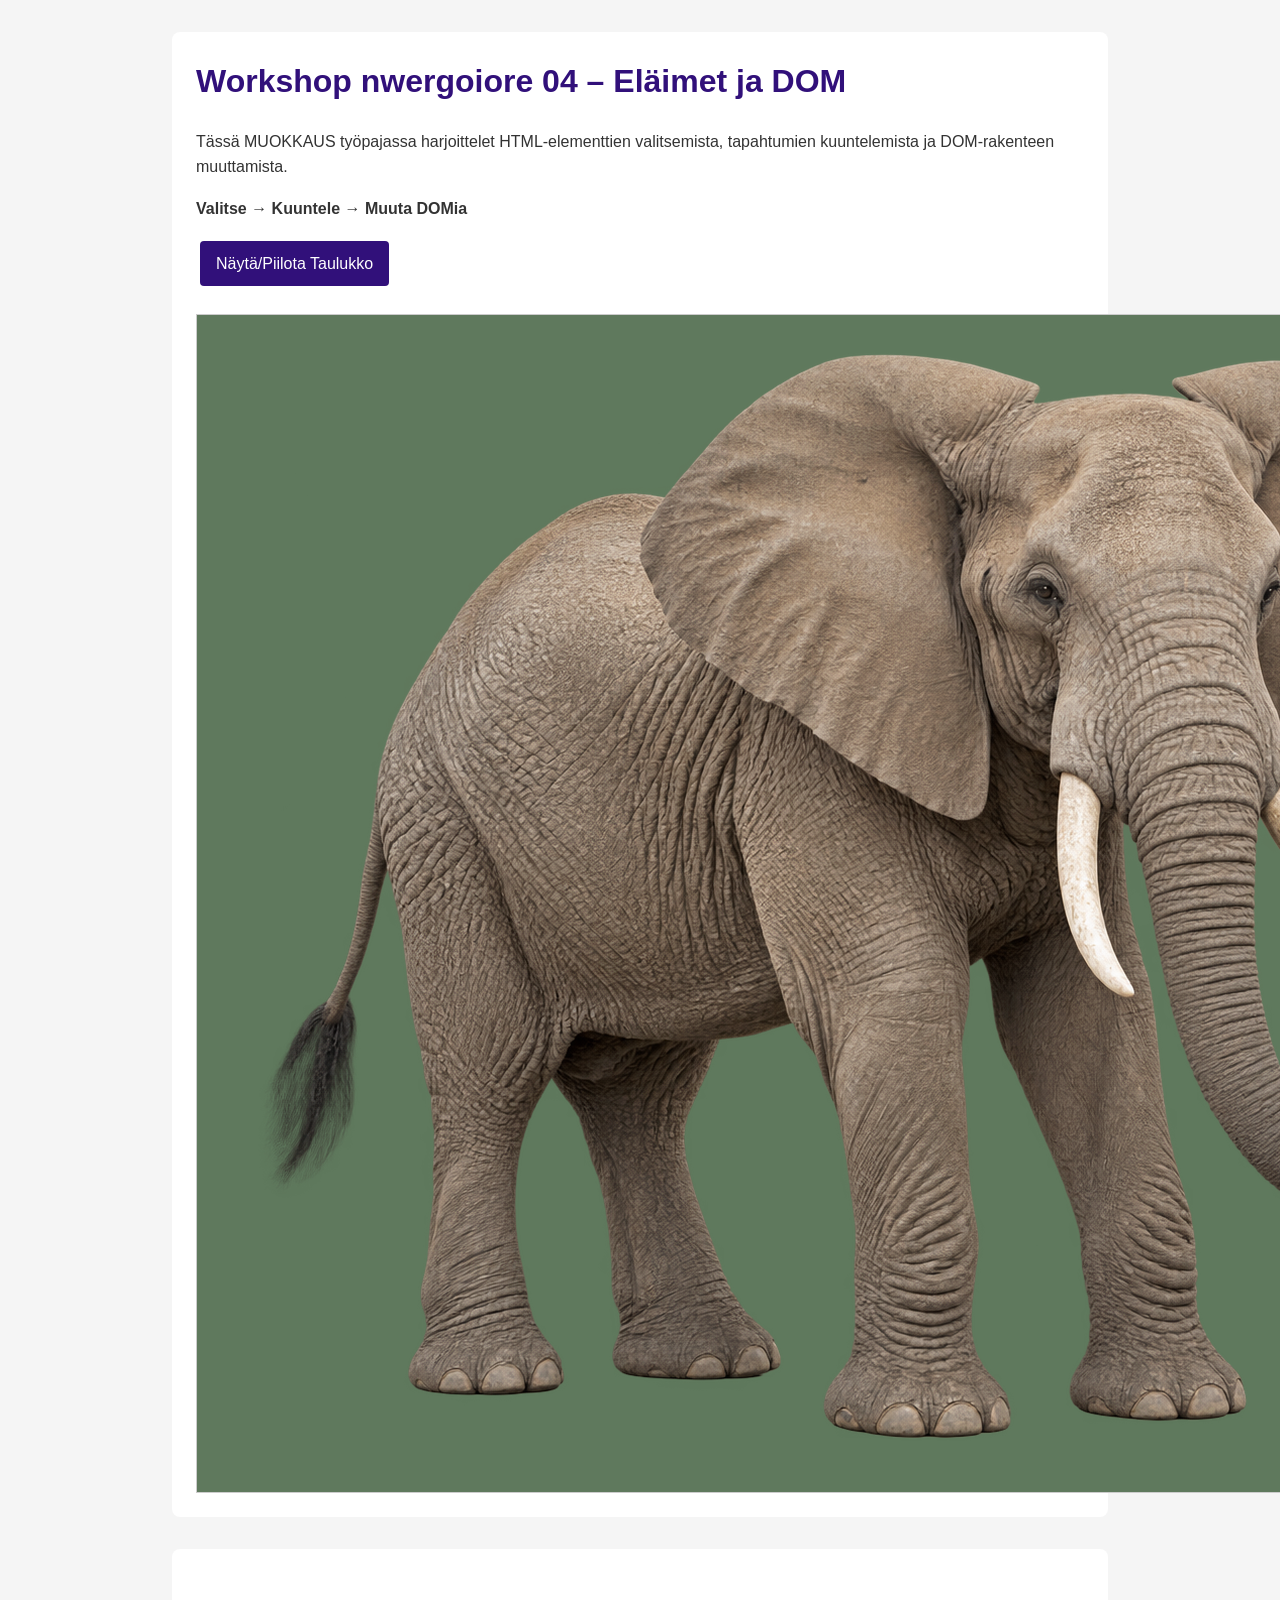
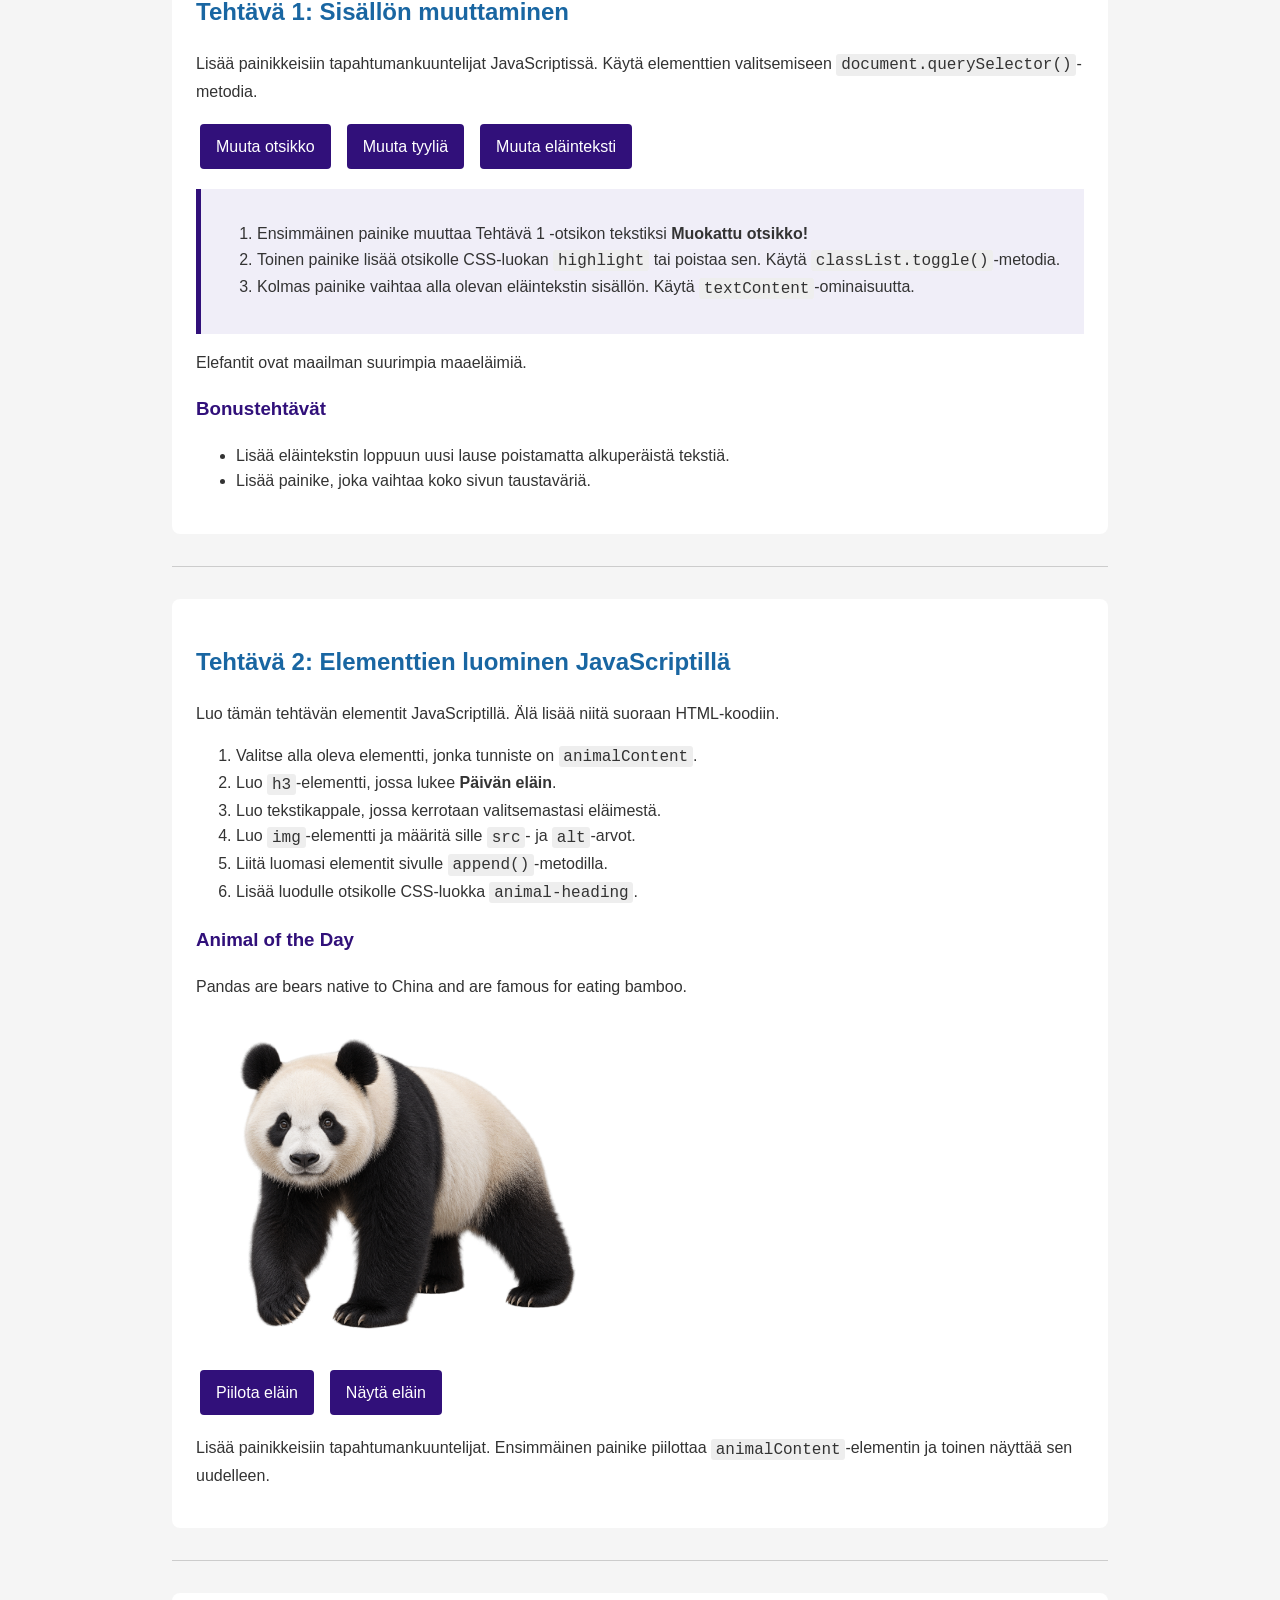
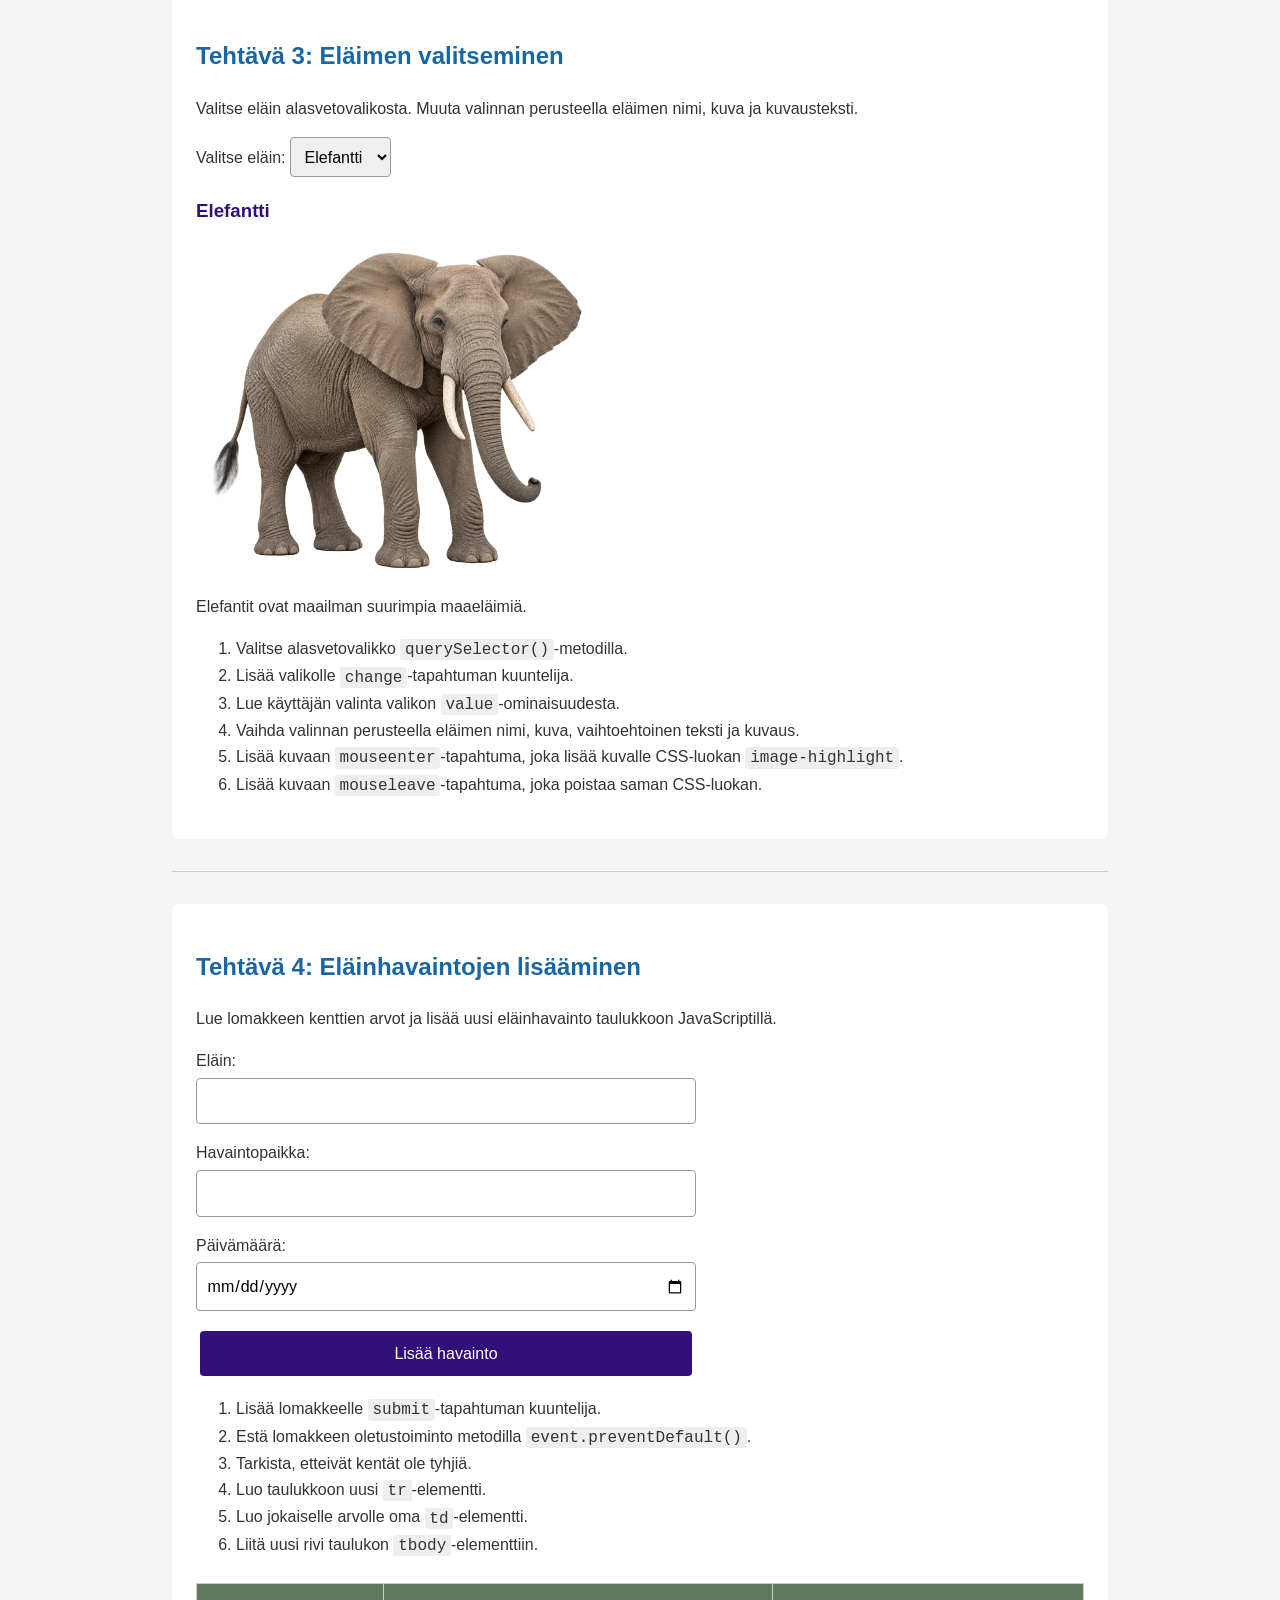
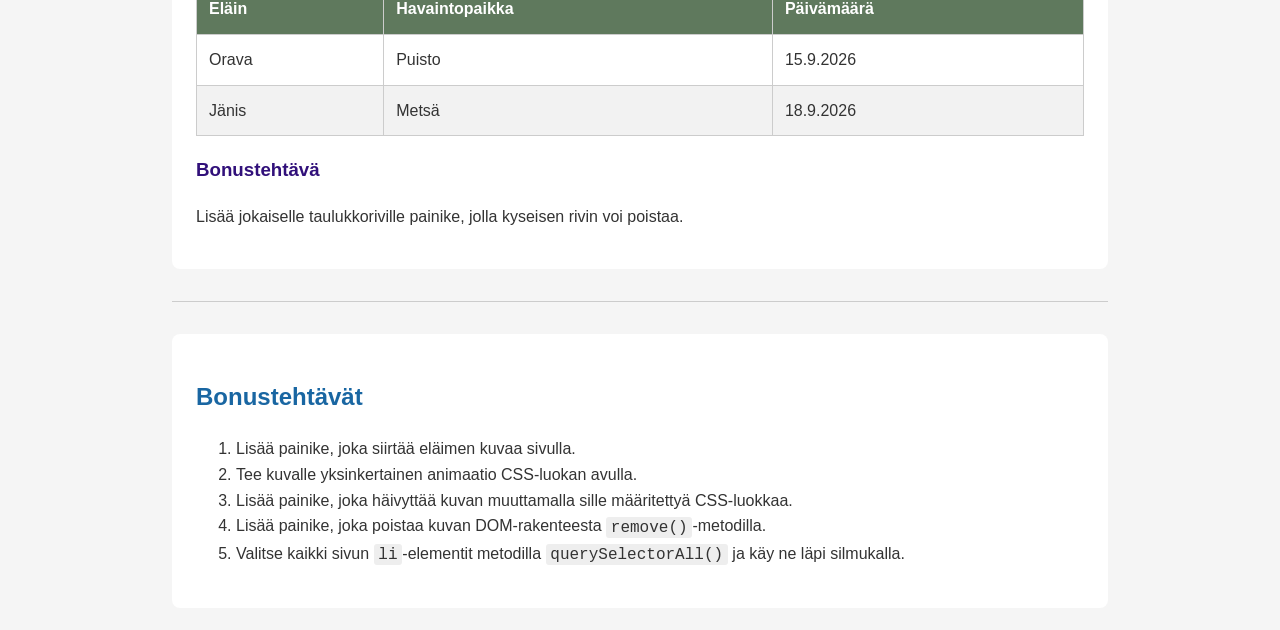
<file: WS04_DOM/workshop4.html>
<!DOCTYPE html>
<html lang="fi">

<head>
    <meta charset="UTF-8">
    <meta name="viewport" content="width=device-width, initial-scale=1.0">

    <title>Workshop 04 – DOM-H(FHE()HE)(H</title>

    <link rel="stylesheet" href="css/styles.css">
    <script src="js/script.js" defer></script>
</head>

<body>
    <header>
        <h1 id="mainHeading">Workshop nwergoiore 04 – Eläimet ja DOM</h1>

        <p>
            Tässä MUOKKAUS työpajassa harjoittelet HTML-elementtien valitsemista,
            tapahtumien kuuntelemista ja DOM-rakenteen muuttamista.
        </p>

        <p>
            <strong>Valitse → Kuuntele → Muuta DOMia</strong>
        </p>

        <p>
            <button id="animalButton">Näytä/Piilota Taulukko</button>
        </p>

        <table id="animalTable">
            <thead>
                <tr>
                    <th><img
                    src="images/elephant.png"
                    alt="Elefantti"
                ></th>
                    <th>Elefantit ovat maailman suurimpia maaeläimiä</th>

                </tr>

            </thead>

        </table>


    </header>

    <main>
        <!-- TEHTÄVÄ 1 -->
        <section>
            <h2 id="taskOneHeading">Tehtävä 1: Sisällön muuttaminen</h2>

            <p>
                Lisää painikkeisiin tapahtumankuuntelijat JavaScriptissä.
                Käytä elementtien valitsemiseen
                <code>document.querySelector()</code>-metodia.
            </p>

            <div class="buttons">
                <button id="changeHeadingButton">
                    Muuta otsikko
                </button>

                <button id="changeStyleButton">
                    Muuta tyyliä
                </button>

                <button id="changeTextButton">
                    Muuta eläinteksti
                </button>
            </div>

            <div class="instructions">
                <ol>
                    <li>
                        Ensimmäinen painike muuttaa Tehtävä 1 -otsikon tekstiksi
                        <strong>Muokattu otsikko!</strong>
                    </li>

                    <li>
                        Toinen painike lisää otsikolle CSS-luokan
                        <code>highlight</code> tai poistaa sen.
                        Käytä <code>classList.toggle()</code>-metodia.
                    </li>

                    <li>
                        Kolmas painike vaihtaa alla olevan eläintekstin sisällön.
                        Käytä <code>textContent</code>-ominaisuutta.
                    </li>
                </ol>
            </div>

            <p id="animalText">
                Elefantit ovat maailman suurimpia maaeläimiä.
            </p>

            <h3>Bonustehtävät</h3>

            <ul>
                <li>
                    Lisää eläintekstin loppuun uusi lause poistamatta
                    alkuperäistä tekstiä.
                </li>

                <li>
                    Lisää painike, joka vaihtaa koko sivun taustaväriä.
                </li>
            </ul>
        </section>

        <hr>

        <!-- TEHTÄVÄ 2 -->
        <section>
            <h2>Tehtävä 2: Elementtien luominen JavaScriptillä</h2>

            <p>
                Luo tämän tehtävän elementit JavaScriptillä. Älä lisää niitä
                suoraan HTML-koodiin.
            </p>

            <ol>
                <li>
                    Valitse alla oleva elementti, jonka tunniste on
                    <code>animalContent</code>.
                </li>

                <li>
                    Luo <code>h3</code>-elementti, jossa lukee
                    <strong>Päivän eläin</strong>.
                </li>

                <li>
                    Luo tekstikappale, jossa kerrotaan valitsemastasi eläimestä.
                </li>

                <li>
                    Luo <code>img</code>-elementti ja määritä sille
                    <code>src</code>- ja <code>alt</code>-arvot.
                </li>

                <li>
                    Liitä luomasi elementit sivulle
                    <code>append()</code>-metodilla.
                </li>

                <li>
                    Lisää luodulle otsikolle CSS-luokka
                    <code>animal-heading</code>.
                </li>
            </ol>

            <div id="animalContent"></div>

            <div class="buttons">
                <button id="hideAnimalButton">
                    Piilota eläin
                </button>

                <button id="showAnimalButton">
                    Näytä eläin
                </button>
            </div>

            <p>
                Lisää painikkeisiin tapahtumankuuntelijat. Ensimmäinen painike
                piilottaa <code>animalContent</code>-elementin ja toinen näyttää
                sen uudelleen.
            </p>
        </section>

        <hr>

        <!-- TEHTÄVÄ 3 -->
        <section>
            <h2>Tehtävä 3: Eläimen valitseminen</h2>

            <p>
                Valitse eläin alasvetovalikosta. Muuta valinnan perusteella
                eläimen nimi, kuva ja kuvausteksti.
            </p>

            <label for="animalSelect">Valitse eläin:</label>

            <select id="animalSelect">
                <option value="elephant">Elefantti</option>
                <option value="tiger">Tiikeri</option>
                <option value="penguin">Pingviini</option>
                <option value="panda">Panda</option>
            </select>

            <article id="selectedAnimal">
                <h3 id="animalName">Elefantti</h3>

                <img
                    id="animalImage"
                    src="images/elephant.png"
                    alt="Elefantti"
                >

                <p id="animalDescription">
                    Elefantit ovat maailman suurimpia maaeläimiä.
                </p>
            </article>

            <ol>
                <li>
                    Valitse alasvetovalikko
                    <code>querySelector()</code>-metodilla.
                </li>

                <li>
                    Lisää valikolle <code>change</code>-tapahtuman kuuntelija.
                </li>

                <li>
                    Lue käyttäjän valinta valikon
                    <code>value</code>-ominaisuudesta.
                </li>

                <li>
                    Vaihda valinnan perusteella eläimen nimi, kuva,
                    vaihtoehtoinen teksti ja kuvaus.
                </li>

                <li>
                    Lisää kuvaan <code>mouseenter</code>-tapahtuma, joka lisää
                    kuvalle CSS-luokan <code>image-highlight</code>.
                </li>

                <li>
                    Lisää kuvaan <code>mouseleave</code>-tapahtuma, joka poistaa
                    saman CSS-luokan.
                </li>
            </ol>
        </section>

        <hr>

        <!-- TEHTÄVÄ 4 -->
        <section>
            <h2>Tehtävä 4: Eläinhavaintojen lisääminen</h2>

            <p>
                Lue lomakkeen kenttien arvot ja lisää uusi eläinhavainto
                taulukkoon JavaScriptillä.
            </p>

            <form id="animalForm">
                <div>
                    <label for="observationAnimal">Eläin:</label>

                    <input
                        type="text"
                        id="observationAnimal"
                        name="observationAnimal"
                    >
                </div>

                <div>
                    <label for="observationLocation">Havaintopaikka:</label>

                    <input
                        type="text"
                        id="observationLocation"
                        name="observationLocation"
                    >
                </div>

                <div>
                    <label for="observationDate">Päivämäärä:</label>

                    <input
                        type="date"
                        id="observationDate"
                        name="observationDate"
                    >
                </div>

                <button type="submit">
                    Lisää havainto
                </button>
            </form>

            <ol>
                <li>
                    Lisää lomakkeelle <code>submit</code>-tapahtuman kuuntelija.
                </li>

                <li>
                    Estä lomakkeen oletustoiminto metodilla
                    <code>event.preventDefault()</code>.
                </li>

                <li>
                    Tarkista, etteivät kentät ole tyhjiä.
                </li>

                <li>
                    Luo taulukkoon uusi <code>tr</code>-elementti.
                </li>

                <li>
                    Luo jokaiselle arvolle oma <code>td</code>-elementti.
                </li>

                <li>
                    Liitä uusi rivi taulukon <code>tbody</code>-elementtiin.
                </li>
            </ol>

            <table id="observationTable">
                <thead>
                    <tr>
                        <th>Eläin</th>
                        <th>Havaintopaikka</th>
                        <th>Päivämäärä</th>
                    </tr>
                </thead>

                <tbody id="observationTableBody">
                    <tr>
                        <td>Orava</td>
                        <td>Puisto</td>
                        <td>15.9.2026</td>
                    </tr>

                    <tr>
                        <td>Jänis</td>
                        <td>Metsä</td>
                        <td>18.9.2026</td>
                    </tr>
                </tbody>
            </table>

            <h3>Bonustehtävä</h3>

            <p>
                Lisää jokaiselle taulukkoriville painike, jolla kyseisen rivin
                voi poistaa.
            </p>
        </section>

        <hr>

        <!-- BONUSTEHTÄVÄT -->
        <section>
            <h2>Bonustehtävät</h2>

            <ol>
                <li>
                    Lisää painike, joka siirtää eläimen kuvaa sivulla.
                </li>

                <li>
                    Tee kuvalle yksinkertainen animaatio CSS-luokan avulla.
                </li>

                <li>
                    Lisää painike, joka häivyttää kuvan muuttamalla sille
                    määritettyä CSS-luokkaa.
                </li>

                <li>
                    Lisää painike, joka poistaa kuvan DOM-rakenteesta
                    <code>remove()</code>-metodilla.
                </li>

                <li>
                    Valitse kaikki sivun <code>li</code>-elementit metodilla
                    <code>querySelectorAll()</code> ja käy ne läpi silmukalla.
                </li>
            </ol>
        </section>
    </main>
</body>

</html>
</file>
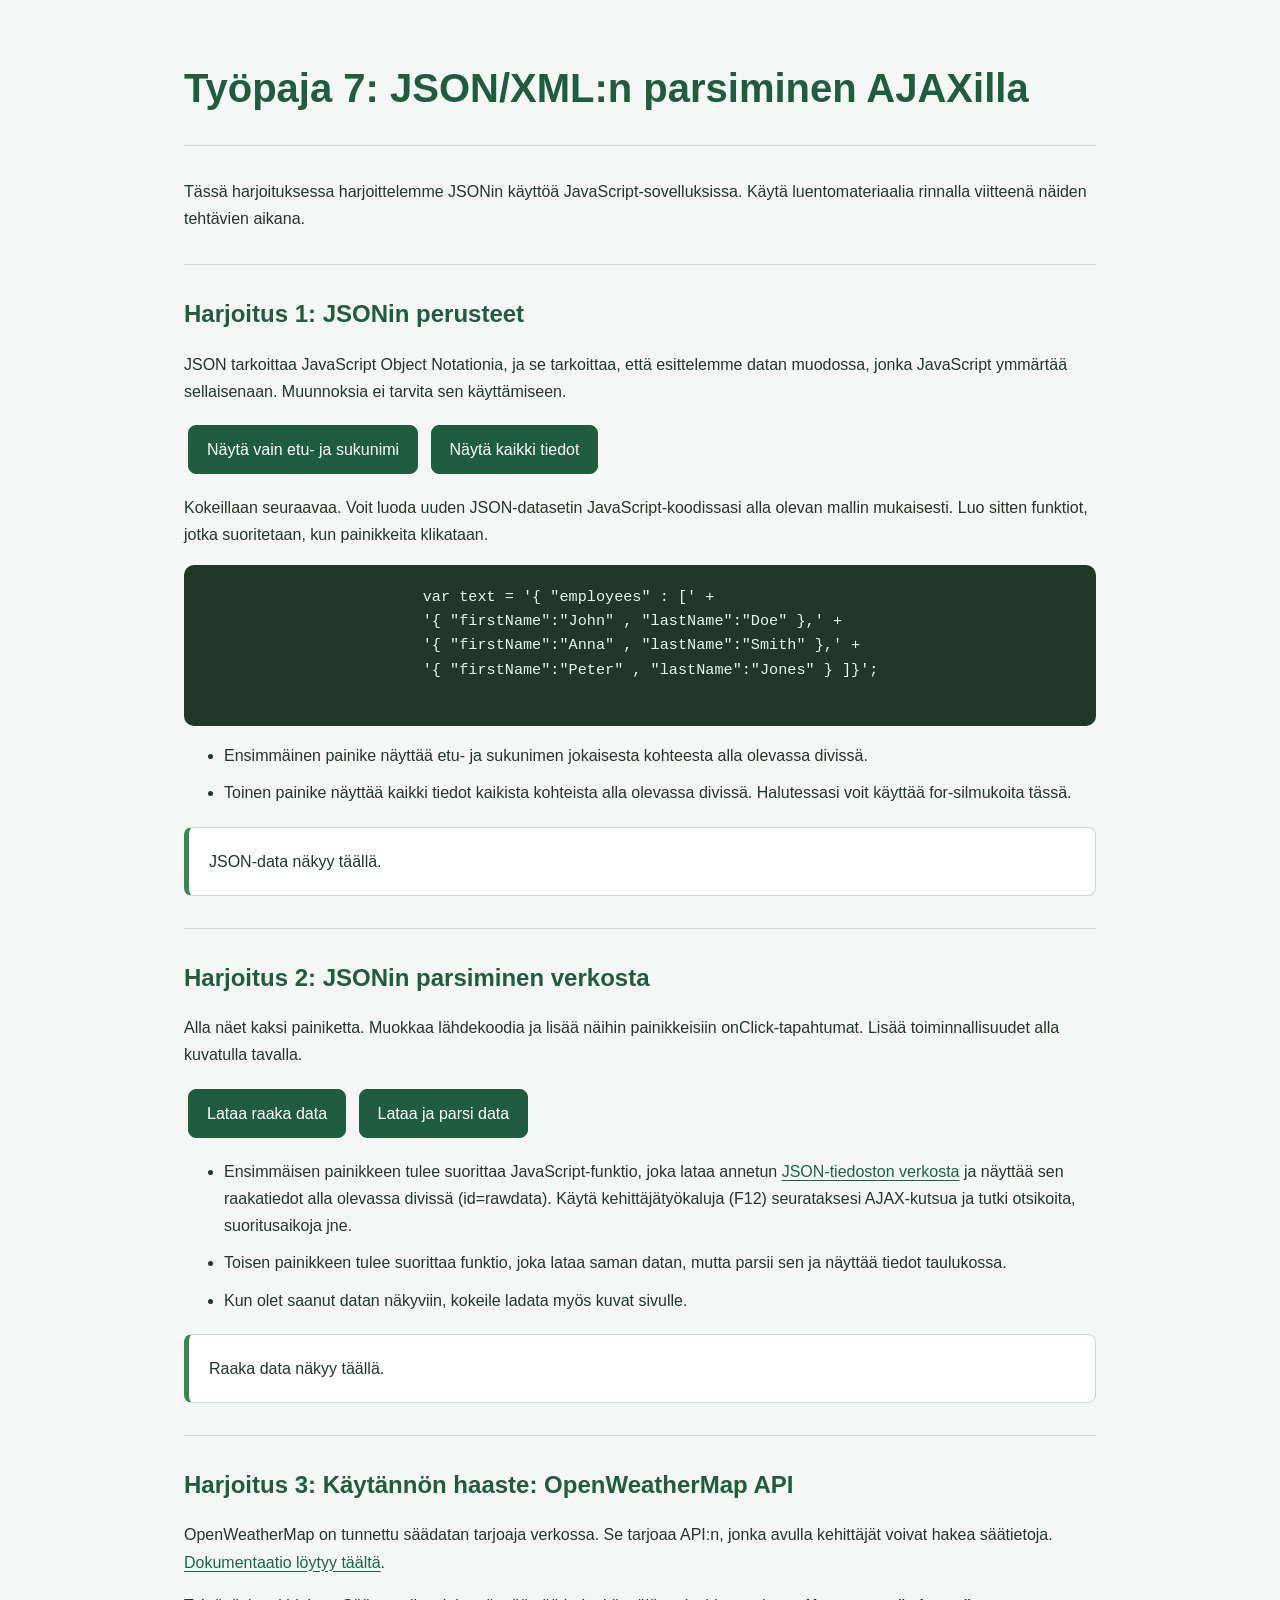
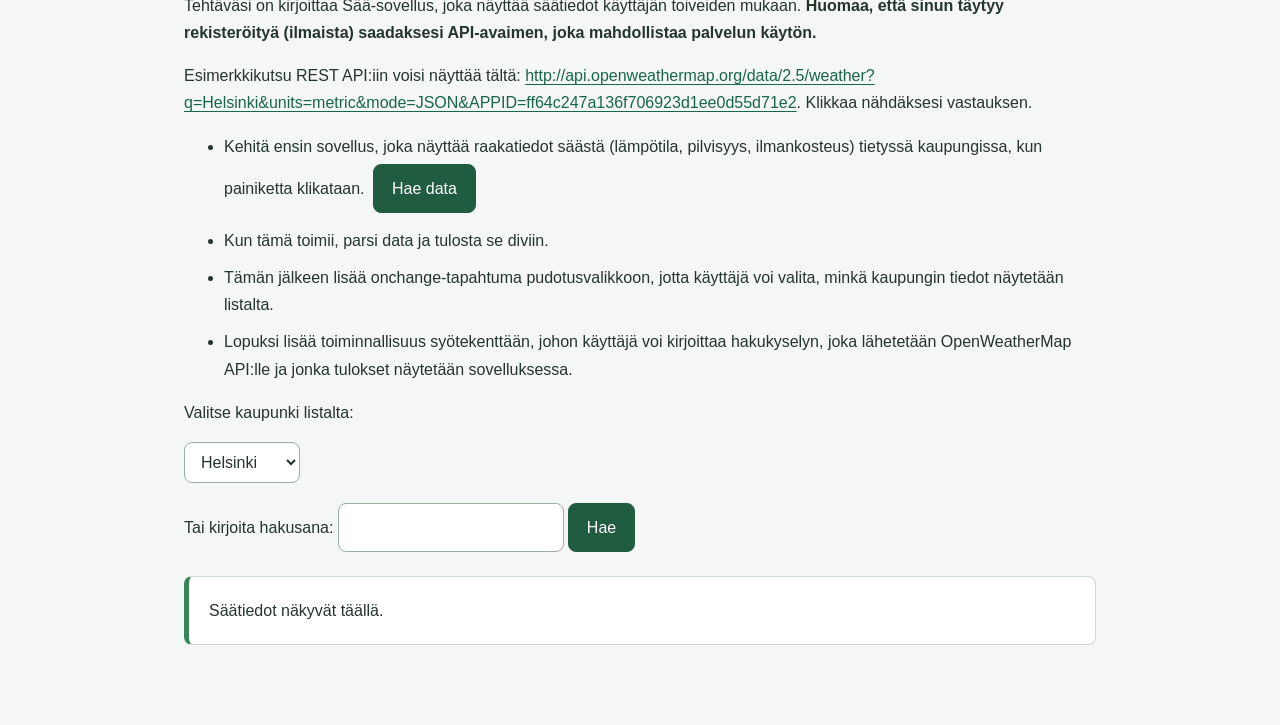
<file: WS07_AJAX/Workshop07.html>
<!DOCTYPE html>
<HTML lang="fi">

<head>
	<meta charset="utf-8">
	<title>Työpaja 7</title>
	<link rel="stylesheet" href="css/styles.css">
	<meta name="viewport" content="width=device-width, initial-scale=1">
</head>

<body class="ws8">
	<h1>Työpaja 7: JSON/XML:n parsiminen AJAXilla</h1>
	<hr />
	<p>Tässä harjoituksessa harjoittelemme JSONin käyttöä JavaScript-sovelluksissa. Käytä luentomateriaalia rinnalla
		viitteenä näiden tehtävien aikana.</p>

	<hr />
	<h2>Harjoitus 1: JSONin perusteet</h2>
	<p>JSON tarkoittaa JavaScript Object Notationia, ja se tarkoittaa, että esittelemme datan muodossa, jonka JavaScript
		ymmärtää sellaisenaan. Muunnoksia ei tarvita sen käyttämiseen.</p>
	<p>
		<button>Näytä vain etu- ja sukunimi</button>
		<button>Näytä kaikki tiedot</button>
	</p>
	<p>Kokeillaan seuraavaa. Voit luoda uuden JSON-datasetin JavaScript-koodissasi alla olevan mallin mukaisesti. Luo
		sitten funktiot, jotka suoritetaan, kun painikkeita klikataan.</p>

	<pre>
			var text = '{ "employees" : [' +
			'{ "firstName":"John" , "lastName":"Doe" },' +
			'{ "firstName":"Anna" , "lastName":"Smith" },' +
			'{ "firstName":"Peter" , "lastName":"Jones" } ]}';
		</pre>
	<ul>
		<li>Ensimmäinen painike näyttää etu- ja sukunimen jokaisesta kohteesta alla olevassa divissä.</li>
		<li>Toinen painike näyttää kaikki tiedot kaikista kohteista alla olevassa divissä. Halutessasi voit käyttää
			for-silmukoita tässä.</li>
	</ul>
	<div id="jsondata">JSON-data näkyy täällä.</div>
	<hr />
	<h2>Harjoitus 2: JSONin parsiminen verkosta</h2>
	<p>Alla näet kaksi painiketta. Muokkaa lähdekoodia ja lisää näihin painikkeisiin onClick-tapahtumat. Lisää
		toiminnallisuudet alla kuvatulla tavalla.</p>
	<p>
		<button>Lataa raaka data</button>
		<button>Lataa ja parsi data</button>
	</p>

	<ul>
		<li>Ensimmäisen painikkeen tulee suorittaa JavaScript-funktio, joka lataa annetun <a
				href="http://www.omdbapi.com/?s=star+wars&apikey=cbbc6750">JSON-tiedoston verkosta</a> ja näyttää sen
			raakatiedot alla olevassa divissä (id=rawdata). Käytä kehittäjätyökaluja (F12) seurataksesi AJAX-kutsua ja
			tutki otsikoita, suoritus­aikoja jne.</li>
		<li>Toisen painikkeen tulee suorittaa funktio, joka lataa saman datan, mutta parsii sen ja näyttää tiedot
			taulukossa.</li>
		<li>Kun olet saanut datan näkyviin, kokeile ladata myös kuvat sivulle.</li>
	</ul>
	<div id="rawdata">Raaka data näkyy täällä.</div>

	<hr />
	<h2>Harjoitus 3: Käytännön haaste: OpenWeatherMap API</h2>

	<p>OpenWeatherMap on tunnettu säädatan tarjoaja verkossa. Se tarjoaa API:n, jonka avulla kehittäjät voivat hakea
		säätietoja. <a href="https://openweathermap.org/api">Dokumentaatio löytyy täältä</a>.</p>
	<p>Tehtäväsi on kirjoittaa Sää-sovellus, joka näyttää säätiedot käyttäjän toiveiden mukaan. <b>Huomaa, että sinun
			täytyy rekisteröityä (ilmaista) saadaksesi API-avaimen, joka mahdollistaa palvelun käytön.</b></p>

	<p>Esimerkkikutsu REST API:iin voisi näyttää tältä: <a
			href="http://api.openweathermap.org/data/2.5/weather?q=Helsinki&units=metric&mode=JSON&APPID=ff64c247a136f706923d1ee0d55d71e2">http://api.openweathermap.org/data/2.5/weather?q=Helsinki&units=metric&mode=JSON&APPID=ff64c247a136f706923d1ee0d55d71e2</a>.
		Klikkaa nähdäksesi vastauksen.</p>
	<ul>
		<li>Kehitä ensin sovellus, joka näyttää raakatiedot säästä (lämpötila, pilvisyys, ilmankosteus) tietyssä
			kaupungissa, kun painiketta klikataan. <button>Hae data</button></li>
		<li>Kun tämä toimii, parsi data ja tulosta se diviin.</li>
		<li>Tämän jälkeen lisää onchange-tapahtuma pudotusvalikkoon, jotta käyttäjä voi valita, minkä kaupungin tiedot
			näytetään listalta.</li>
		<li>Lopuksi lisää toiminnallisuus syötekenttään, johon käyttäjä voi kirjoittaa hakukyselyn, joka lähetetään
			OpenWeatherMap API:lle ja jonka tulokset näytetään sovelluksessa.</li>
	</ul>
	<p>Valitse kaupunki listalta:</p>
	<select name="mySelect" id="city" onchange="">
		<option value="Helsinki">Helsinki</option>
		<option value="Stockholm">Tukholma</option>
		<option value="Rome">Rooma</option>
		<option value="New York">New York</option>
	</select>
	<p>Tai kirjoita hakusana: <input id="citysearch" /><button id="search">Hae</button></p>
	<div id="weatherdata">Säätiedot näkyvät täällä.</div>

</body>

</html>
</file>
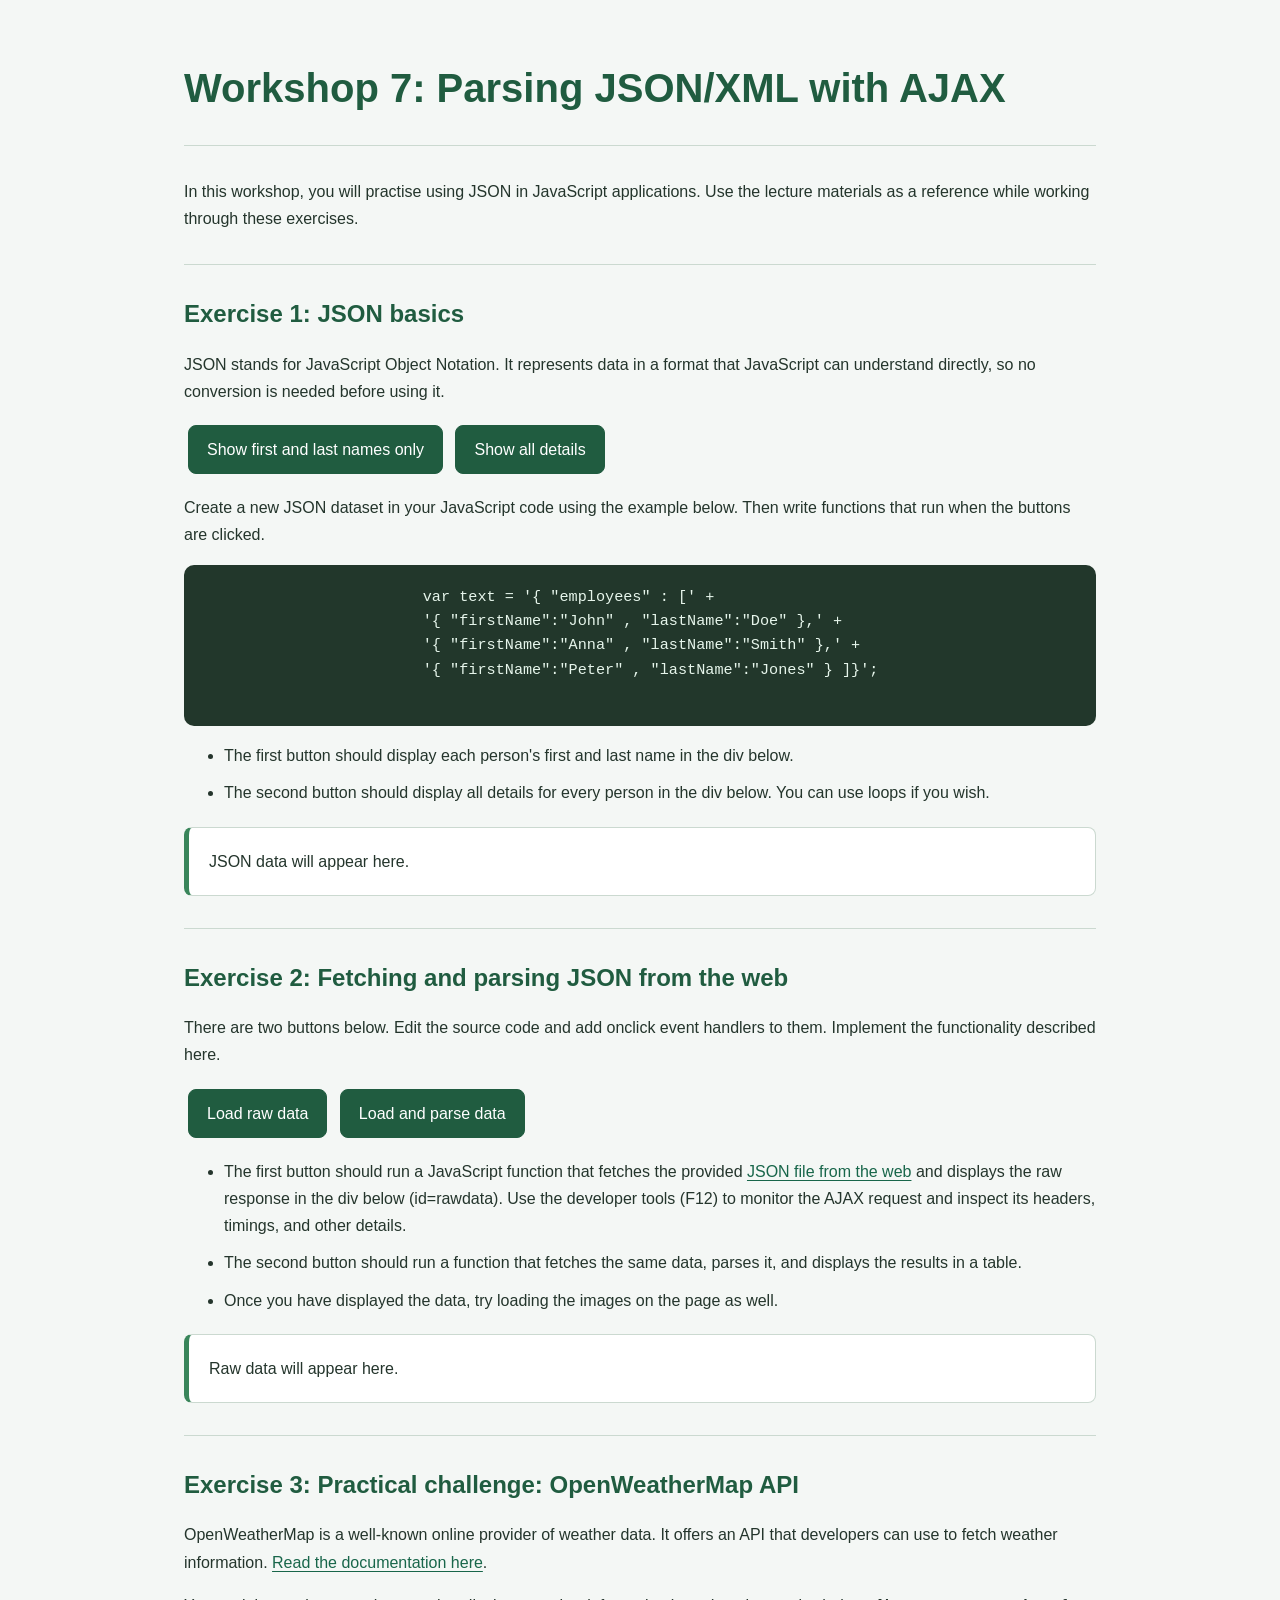
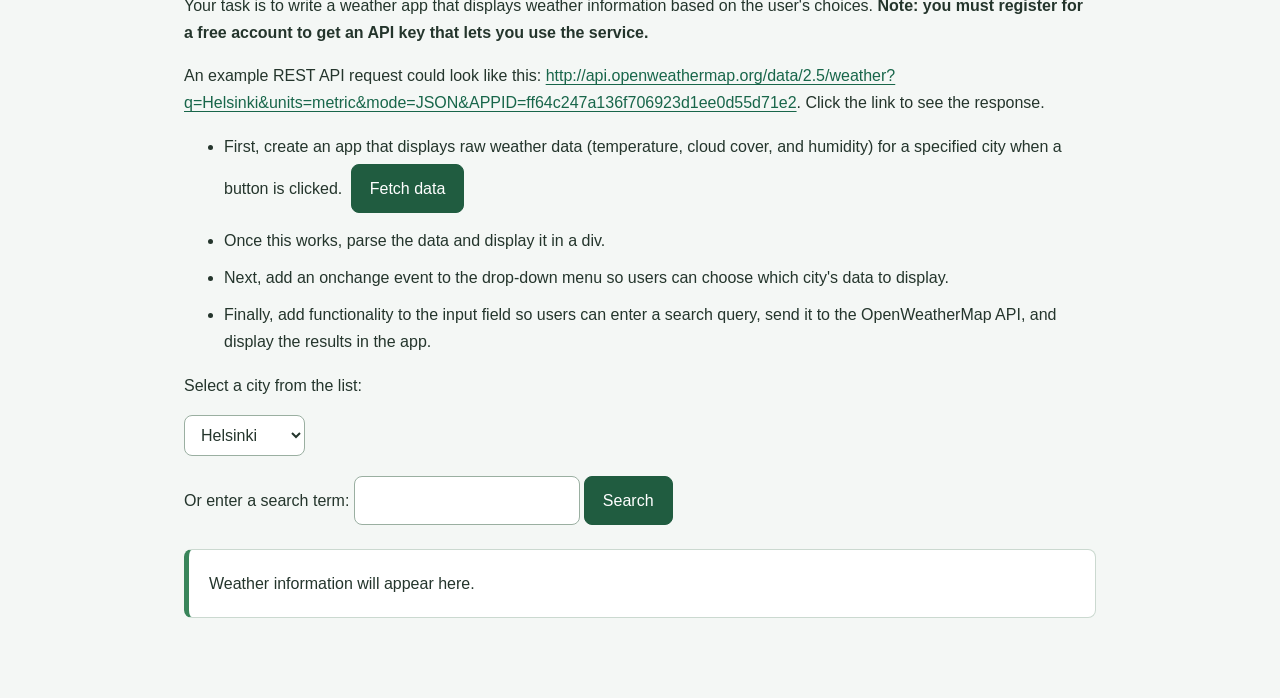
<file: WS07_AJAX/Workshop07_ENG.html>
<!DOCTYPE html>
<html lang="en">

<head>
	<meta charset="utf-8">
	<title>Workshop 7</title>
	<link rel="stylesheet" href="css/styles.css">
	<meta name="viewport" content="width=device-width, initial-scale=1">
</head>

<body class="ws8">
	<h1>Workshop 7: Parsing JSON/XML with AJAX</h1>
	<hr />
	<p>In this workshop, you will practise using JSON in JavaScript applications. Use the lecture materials as a
		reference while working through these exercises.</p>

	<hr />
	<h2>Exercise 1: JSON basics</h2>
	<p>JSON stands for JavaScript Object Notation. It represents data in a format that JavaScript can understand
		directly, so no conversion is needed before using it.</p>
	<p>
		<button>Show first and last names only</button>
		<button>Show all details</button>
	</p>
	<p>Create a new JSON dataset in your JavaScript code using the example below. Then write functions that run when
		the buttons are clicked.</p>

	<pre>
			var text = '{ "employees" : [' +
			'{ "firstName":"John" , "lastName":"Doe" },' +
			'{ "firstName":"Anna" , "lastName":"Smith" },' +
			'{ "firstName":"Peter" , "lastName":"Jones" } ]}';
		</pre>
	<ul>
		<li>The first button should display each person's first and last name in the div below.</li>
		<li>The second button should display all details for every person in the div below. You can use loops if you
			wish.</li>
	</ul>
	<div id="jsondata">JSON data will appear here.</div>
	<hr />
	<h2>Exercise 2: Fetching and parsing JSON from the web</h2>
	<p>There are two buttons below. Edit the source code and add onclick event handlers to them. Implement the
		functionality described here.</p>
	<p>
		<button>Load raw data</button>
		<button>Load and parse data</button>
	</p>

	<ul>
		<li>The first button should run a JavaScript function that fetches the provided <a
				href="http://www.omdbapi.com/?s=star+wars&apikey=cbbc6750">JSON file from the web</a> and displays the
			raw response in the div below (id=rawdata). Use the developer tools (F12) to monitor the AJAX request and
			inspect its headers, timings, and other details.</li>
		<li>The second button should run a function that fetches the same data, parses it, and displays the results in
			a table.</li>
		<li>Once you have displayed the data, try loading the images on the page as well.</li>
	</ul>
	<div id="rawdata">Raw data will appear here.</div>

	<hr />
	<h2>Exercise 3: Practical challenge: OpenWeatherMap API</h2>

	<p>OpenWeatherMap is a well-known online provider of weather data. It offers an API that developers can use to
		fetch weather information. <a href="https://openweathermap.org/api">Read the documentation here</a>.</p>
	<p>Your task is to write a weather app that displays weather information based on the user's choices. <b>Note:
			you must register for a free account to get an API key that lets you use the service.</b></p>

	<p>An example REST API request could look like this: <a
			href="http://api.openweathermap.org/data/2.5/weather?q=Helsinki&units=metric&mode=JSON&APPID=ff64c247a136f706923d1ee0d55d71e2">http://api.openweathermap.org/data/2.5/weather?q=Helsinki&units=metric&mode=JSON&APPID=ff64c247a136f706923d1ee0d55d71e2</a>.
		Click the link to see the response.</p>
	<ul>
		<li>First, create an app that displays raw weather data (temperature, cloud cover, and humidity) for a
			specified city when a button is clicked. <button>Fetch data</button></li>
		<li>Once this works, parse the data and display it in a div.</li>
		<li>Next, add an onchange event to the drop-down menu so users can choose which city's data to display.</li>
		<li>Finally, add functionality to the input field so users can enter a search query, send it to the
			OpenWeatherMap API, and display the results in the app.</li>
	</ul>
	<p>Select a city from the list:</p>
	<select name="mySelect" id="city" onchange="">
		<option value="Helsinki">Helsinki</option>
		<option value="Stockholm">Stockholm</option>
		<option value="Rome">Rome</option>
		<option value="New York">New York</option>
	</select>
	<p>Or enter a search term: <input id="citysearch" /><button id="search">Search</button></p>
	<div id="weatherdata">Weather information will appear here.</div>

</body>

</html>
</file>
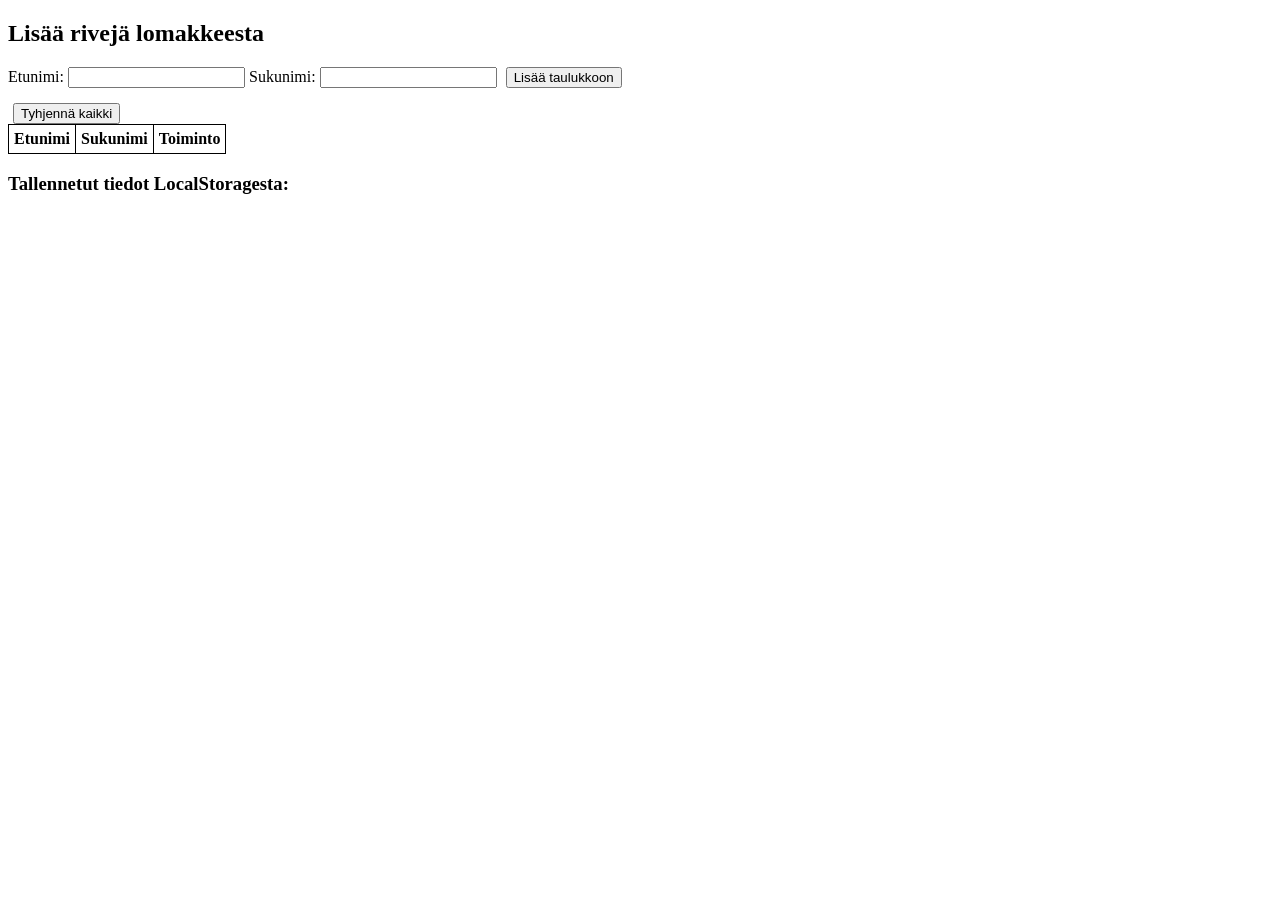
<file: WS04_DOM/demoja/lomake-taulu.html>
<!DOCTYPE html>
<html lang="fi">

<head>
    <meta charset="UTF-8">
    <title>Lomake + LocalStorage</title>
    <style>
        table,
        th,
        td {
            border: 1px solid black;
            border-collapse: collapse;
            padding: 5px;
        }

        form {
            margin-bottom: 15px;
        }

        button {
            margin-left: 5px;
        }
    </style>
</head>

<body>
    <h2>Lisää rivejä lomakkeesta</h2>

    <!-- Lomake nimien lisäämiseen -->
    <form id="lomake">
        Etunimi: <input type="text" id="etunimi" required>
        Sukunimi: <input type="text" id="sukunimi" required>
        <button type="submit">Lisää taulukkoon</button>
    </form>

    <!-- Nappi kaikkien tietojen tyhjentämiseen -->
    <button id="tyhjenna">Tyhjennä kaikki</button>

    <!-- Taulukko nimien näyttämiseen -->
    <table id="taulukko">
        <tr>
            <th>Etunimi</th>
            <th>Sukunimi</th>
            <th>Toiminto</th>
        </tr>
    </table>

    <!-- Lista tallennetuista nimistä LocalStoragesta -->
    <h3>Tallennetut tiedot LocalStoragesta:</h3>
    <ul id="tallennetut"></ul>

    <script>
        // Haetaan DOM-elementit
        const lomake = document.getElementById("lomake");
        const taulukko = document.getElementById("taulukko");
        const tallennetut = document.getElementById("tallennetut");
        const tyhjennaBtn = document.getElementById("tyhjenna");

        // --- Hakee LocalStoragesta tallennetut henkilöt ---
        function haeTallennetut() {
            const data = localStorage.getItem("henkilot");
            // Jos ei ole dataa, palautetaan tyhjä taulukko
            return data ? JSON.parse(data) : [];
        }

        // --- Tallentaa henkilöt LocalStorageen ---
        function tallenna(henkilot) {
            localStorage.setItem("henkilot", JSON.stringify(henkilot));
        }

        // --- Näyttää tallennetut henkilöt listana ---
        function naytaTallennetut() {
            tallennetut.innerHTML = ""; // Tyhjennetään lista ennen uudelleenluontia
            const henkilot = haeTallennetut();
            for (let i = 0; i < henkilot.length; i++) {
                const li = document.createElement("li");
                li.textContent = henkilot[i].etunimi + " " + henkilot[i].sukunimi;
                tallennetut.appendChild(li);
            }
        }

        // --- Lisää rivi taulukkoon ---
        function lisaaTaulukkoon(etunimi, sukunimi) {
            const uusiRivi = taulukko.insertRow(-1); // Lisää rivin taulukon loppuun
            const solu1 = uusiRivi.insertCell(0);
            const solu2 = uusiRivi.insertCell(1);
            const solu3 = uusiRivi.insertCell(2);

            solu1.textContent = etunimi;
            solu2.textContent = sukunimi;

            // Poistonappi, joka poistaa rivin ja päivittää LocalStoragen
            solu3.innerHTML = '<button onclick="poistaRivi(this)">Poista</button>';
        }

        // --- Poistaa rivin taulukosta ja LocalStoragesta ---
        function poistaRivi(painike) {
            const rivi = painike.parentNode.parentNode; // Saadaan taulukon rivi
            const index = rivi.rowIndex - 1; // -1 koska otsikkorivi
            const henkilot = haeTallennetut();

            henkilot.splice(index, 1); // Poistetaan henkilö taulukosta
            tallenna(henkilot);        // Päivitetään LocalStorage

            taulukko.deleteRow(rivi.rowIndex); // Poistetaan HTML-taulukosta
            naytaTallennetut();                // Päivitetään lista
        }

        // --- Lomakkeen lähetys ---
        lomake.addEventListener("submit", function (e) {
            e.preventDefault(); // Estetään lomakkeen oletustapahtuma (sivun lataus)

            const etunimi = document.getElementById("etunimi").value;
            const sukunimi = document.getElementById("sukunimi").value;

            const henkilot = haeTallennetut();
            henkilot.push({ etunimi, sukunimi }); // Lisätään uusi henkilö
            tallenna(henkilot);

            lisaaTaulukkoon(etunimi, sukunimi);
            naytaTallennetut();

            lomake.reset(); // Tyhjennetään lomake
        });

        // --- Tyhjennysnapin toiminto ---
        tyhjennaBtn.addEventListener("click", function () {
            localStorage.removeItem("henkilot"); // Poistetaan tallennettu data

            // Tyhjennetään taulukko, mutta jätetään otsikkorivi
            for (let i = taulukko.rows.length - 1; i > 0; i--) {
                taulukko.deleteRow(i);
            }

            // Tyhjennetään lista
            while (tallennetut.firstChild) {
                tallennetut.removeChild(tallennetut.firstChild);
            }
        });

        // --- Kun sivu ladataan, näytetään tallennetut tiedot ---
        window.onload = function () {
            const henkilot = haeTallennetut();
            for (let i = 0; i < henkilot.length; i++) {
                lisaaTaulukkoon(henkilot[i].etunimi, henkilot[i].sukunimi);
            }
            naytaTallennetut();
        };
    </script>
</body>

</html>
</file>
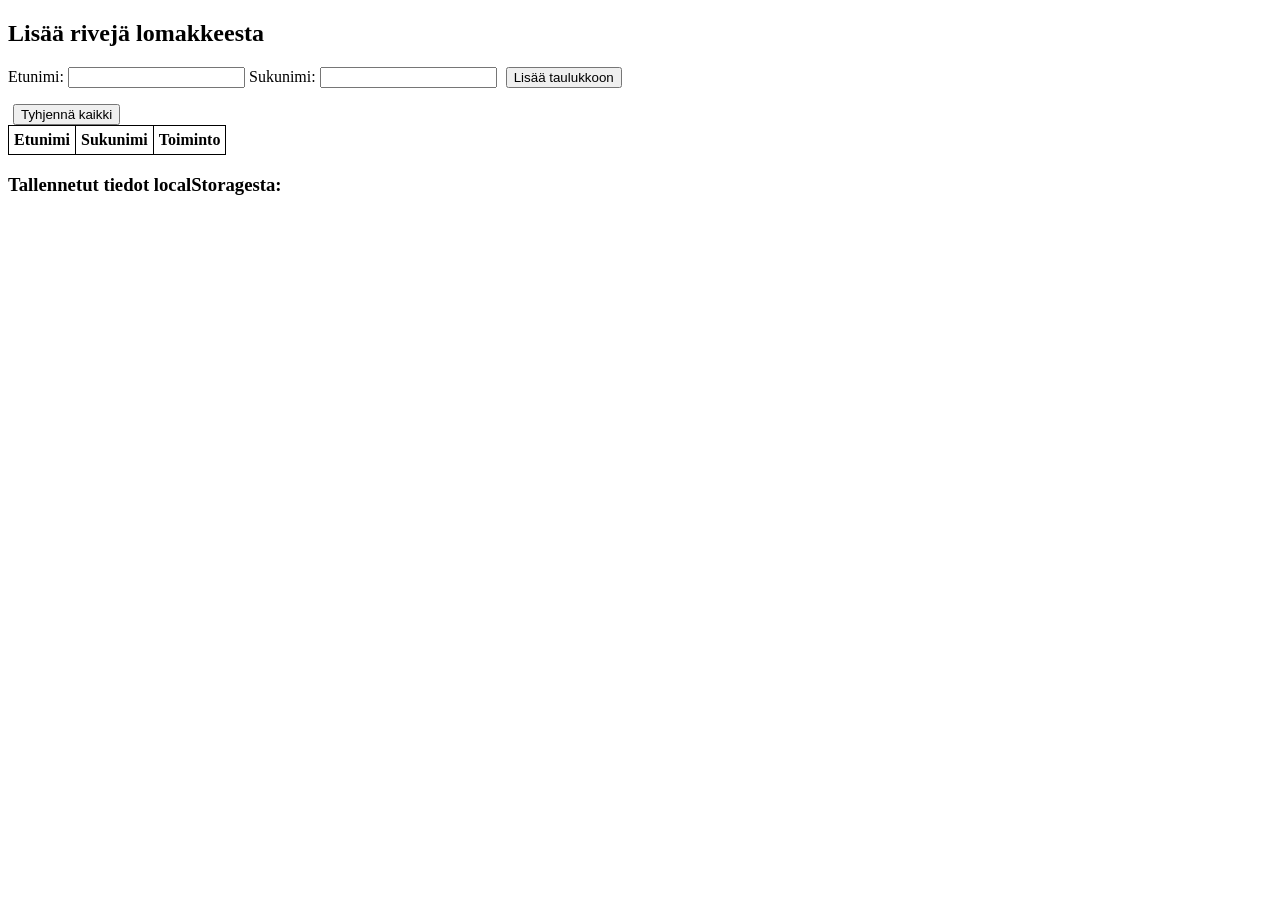
<file: WS05_Forms_Localstorage/lecturedemo/demo2.html>
<!-- Note that in this example the .js and .html files are on the same file. Note that for clarity, the javascript should be included in its own file -->
<!DOCTYPE html>
<html lang="fi">

<head>
    <meta charset="UTF-8">
    <meta name="viewport" content="width=device-width, initial-scale=1.0">
    <title>Lomake + localStorage</title>

    <style>
        table,
        th,
        td {
            border: 1px solid black;
            border-collapse: collapse;
            padding: 5px;
        }

        form {
            margin-bottom: 15px;
        }

        button {
            margin-left: 5px;
        }

        #virhe {
            color: red;
        }
    </style>
</head>

<body>
    <h2>Lisää rivejä lomakkeesta</h2>

    <form id="lomake">
        <label for="etunimi">Etunimi:</label>
        <input type="text" id="etunimi" required>

        <label for="sukunimi">Sukunimi:</label>
        <input type="text" id="sukunimi" required>

        <button type="submit">Lisää taulukkoon</button>
    </form>

    <p id="virhe" role="alert"></p>

    <button type="button" id="tyhjenna">Tyhjennä kaikki</button>

    <table id="taulukko">
        <tr>
            <th>Etunimi</th>
            <th>Sukunimi</th>
            <th>Toiminto</th>
        </tr>
    </table>

    <h3>Tallennetut tiedot localStoragesta:</h3>
    <ul id="tallennetut"></ul>

    <script>
        // Haetaan DOM-elementit.
        const lomake = document.getElementById("lomake");
        const etunimiInput = document.getElementById("etunimi");
        const sukunimiInput = document.getElementById("sukunimi");
        const taulukko = document.getElementById("taulukko");
        const tallennetut = document.getElementById("tallennetut");
        const tyhjennaBtn = document.getElementById("tyhjenna");
        const virhe = document.getElementById("virhe");

        // Haetaan tallennetut henkilöt.
        function haeTallennetut() {
            const data = localStorage.getItem("henkilot");

            if (data === null) {
                return []; // Ei tallennettuja tietoja.
            }

            return JSON.parse(data); // JSON-teksti takaisin taulukoksi.
        }

        // Tallennetaan henkilöt.
        function tallenna(henkilot) {
            // localStorage tallentaa merkkijonoja.
            localStorage.setItem("henkilot", JSON.stringify(henkilot));
        }

        // Näytetään tallennetut henkilöt listana.
        function naytaTallennetut() {
            tallennetut.innerHTML = "";

            const henkilot = haeTallennetut();

            for (let i = 0; i < henkilot.length; i++) {
                const li = document.createElement("li");
                li.textContent =
                    henkilot[i].etunimi + " " + henkilot[i].sukunimi;

                tallennetut.appendChild(li);
            }
        }

        // Lisätään rivi HTML-taulukkoon.
        function lisaaTaulukkoon(etunimi, sukunimi) {
            const uusiRivi = taulukko.insertRow(-1);
            const solu1 = uusiRivi.insertCell(0);
            const solu2 = uusiRivi.insertCell(1);
            const solu3 = uusiRivi.insertCell(2);

            solu1.textContent = etunimi;
            solu2.textContent = sukunimi;

            const poistaBtn = document.createElement("button");
            poistaBtn.type = "button";
            poistaBtn.textContent = "Poista";

            poistaBtn.addEventListener("click", function () {
                poistaRivi(poistaBtn);
            });

            solu3.appendChild(poistaBtn);
        }

        // Poistetaan henkilö tallennuksesta ja HTML-taulukosta.
        function poistaRivi(painike) {
            const rivi = painike.closest("tr");
            const index = rivi.rowIndex - 1; // Otsikkorivi ohitetaan.
            const henkilot = haeTallennetut();

            henkilot.splice(index, 1);
            tallenna(henkilot);

            taulukko.deleteRow(rivi.rowIndex);
            naytaTallennetut();
        }

        // Käsitellään lomakkeen lähetys.
        lomake.addEventListener("submit", function (event) {
            event.preventDefault();

            virhe.textContent = "";

            const etunimi = etunimiInput.value.trim();
            const sukunimi = sukunimiInput.value.trim();

            if (etunimi === "" || sukunimi === "") {
                virhe.textContent = "Kirjoita sekä etunimi että sukunimi.";
                return;
            }

            const henkilot = haeTallennetut();

            henkilot.push({ etunimi, sukunimi });
            tallenna(henkilot);

            lisaaTaulukkoon(etunimi, sukunimi);
            naytaTallennetut();

            lomake.reset();
            etunimiInput.focus();
        });

        // Tyhjennetään kaikki tämän esimerkin tallennetut henkilöt.
        tyhjennaBtn.addEventListener("click", function () {
            localStorage.removeItem("henkilot");

            // Poistetaan rivit lopusta alkaen. Otsikkorivi säilyy.
            for (let i = taulukko.rows.length - 1; i > 0; i--) {
                taulukko.deleteRow(i);
            }

            tallennetut.innerHTML = "";
            virhe.textContent = "";
        });

        // Palautetaan tallennetut henkilöt, kun sivu avataan.
        // Script on bodyn lopussa, joten HTML-elementit ovat jo olemassa.
        const henkilot = haeTallennetut();

        for (let i = 0; i < henkilot.length; i++) {
            lisaaTaulukkoon(henkilot[i].etunimi, henkilot[i].sukunimi);
        }

        naytaTallennetut();
    </script>
</body>

</html>
</file>
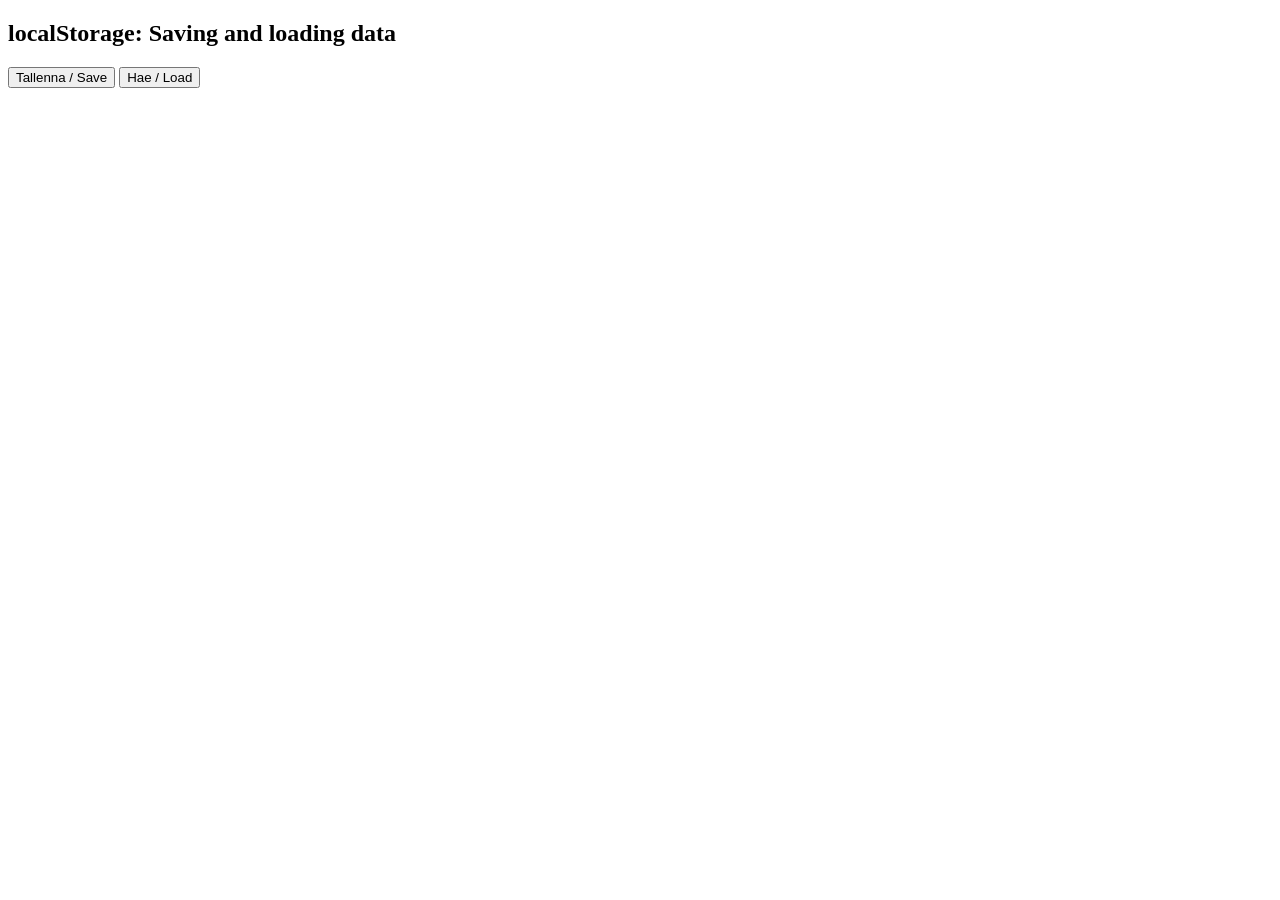
<file: WS05_Forms_Localstorage/lecturedemo/localstorage.html>
<!DOCTYPE html>
<html lang="fi">

<head>
    <meta charset="UTF-8">
    <meta name="viewport" content="width=device-width, initial-scale=1.0">
    <title>localStorage – esimerkki / example</title>

    <!-- Ladataan JavaScript HTML:n jäsentämisen jälkeen. -->
    <!-- Run JavaScript after the HTML has been parsed. -->
     <script src="script.js" defer></script>
  
</head>

<body>
    <h2>
        localStorage: Saving and loading data
    </h2>
     <!-- Buttons for saving and loading data -->
      <button type="button" id="tallennaBtn">Tallenna / Save</button>
      <button type="button" id="haeBtn">Hae / Load</button>
   
    <!-- Tallennettu tieto tai palaute näytetään tässä. -->
    <!-- Display the saved data or feedback here. -->
     <p id="tulos"></p>

    <!-- localStorage.removeItem("tervehdys"); OR localStorage.clear(); If you want to clear and remove the local storage data, you can do it from the browser's developer tools. In Chrome, for example, you can open the developer tools (F12), go to the "Application" tab, and under "Storage" select "Local Storage". There you can see the saved data and delete it if needed. -->
  
</body>

</html>
</file>
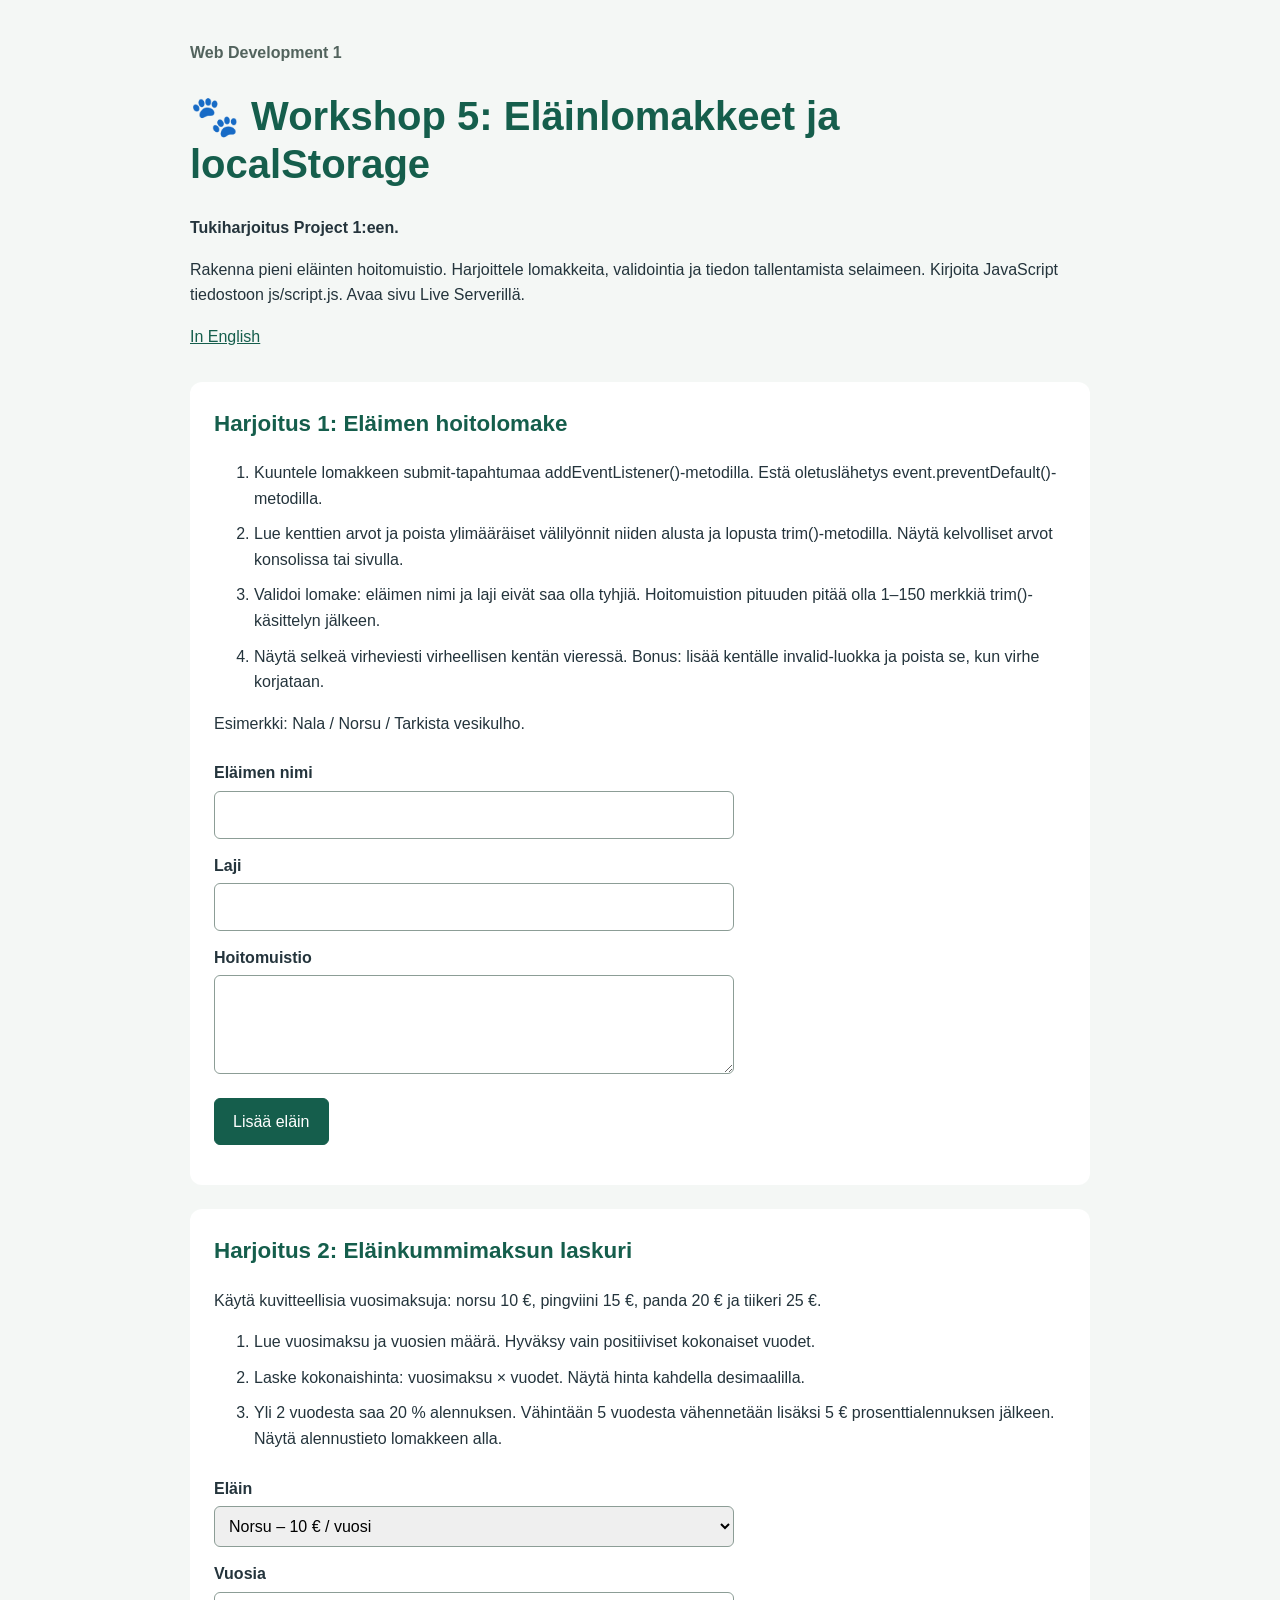
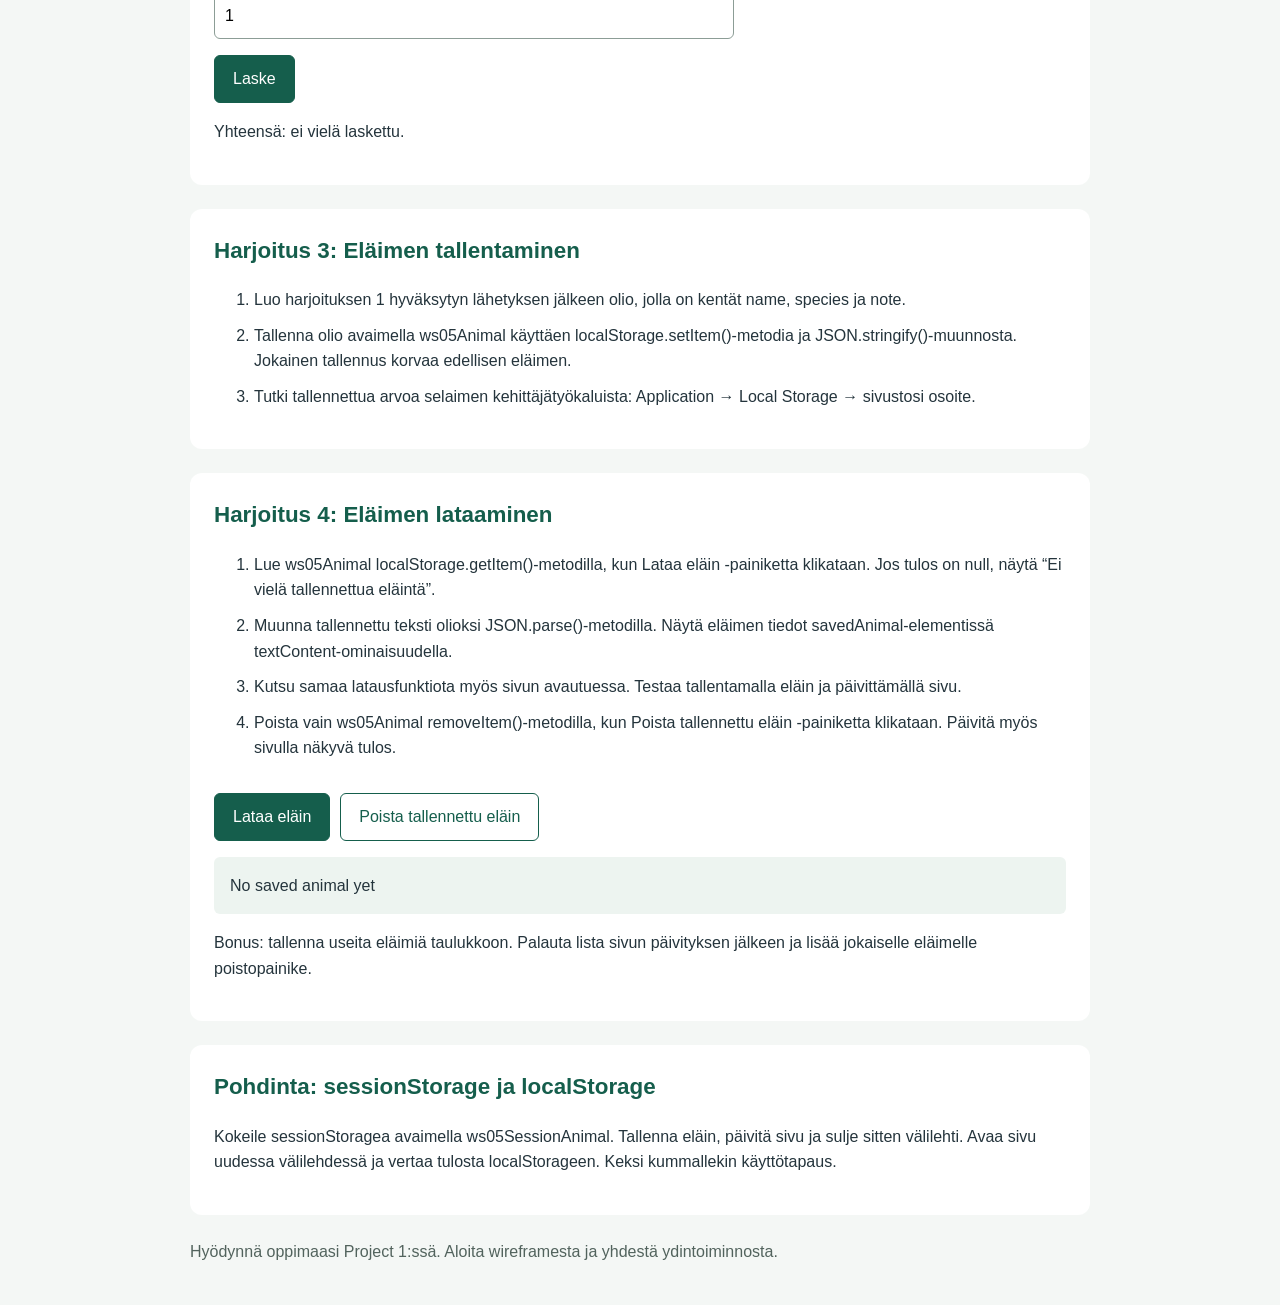
<file: WS05_Forms_Localstorage/Workshop05/index-fi.html>
<!DOCTYPE html>
<html lang="fi">
<head>
  <meta charset="UTF-8">
  <meta name="viewport" content="width=device-width, initial-scale=1.0">
  <title>Workshop 5: Eläinlomakkeet ja localStorage</title>
  <link rel="stylesheet" href="css/styles.css">
  <script src="js/script.js" defer></script>
</head>
<body>
<main>
<header>
  <p class="course">Web Development 1</p>
  <h1>🐾 Workshop 5: Eläinlomakkeet ja localStorage</h1>
  <p class="notice">Tukiharjoitus Project 1:een.</p>
  <p>Rakenna pieni eläinten hoitomuistio. Harjoittele lomakkeita, validointia ja tiedon tallentamista selaimeen. Kirjoita JavaScript tiedostoon js/script.js. Avaa sivu Live Serverillä.</p>
  <a href="index.html" lang="en">In English</a>
</header>
<section>
  <h2>Harjoitus 1: Eläimen hoitolomake</h2>
  <ol><li>Kuuntele lomakkeen submit-tapahtumaa addEventListener()-metodilla. Estä oletuslähetys event.preventDefault()-metodilla.</li><li>Lue kenttien arvot ja poista ylimääräiset välilyönnit niiden alusta ja lopusta trim()-metodilla. Näytä kelvolliset arvot konsolissa tai sivulla.</li><li>Validoi lomake: eläimen nimi ja laji eivät saa olla tyhjiä. Hoitomuistion pituuden pitää olla 1–150 merkkiä trim()-käsittelyn jälkeen.</li><li>Näytä selkeä virheviesti virheellisen kentän vieressä. Bonus: lisää kentälle invalid-luokka ja poista se, kun virhe korjataan.</li></ol>
  <p>Esimerkki: Nala / Norsu / Tarkista vesikulho.</p>
  <!-- novalidate allows students to practise JavaScript validation. -->
  <form id="animalForm" novalidate>
    <label for="animalName">Eläimen nimi</label>
    <input id="animalName" name="name" type="text" required aria-describedby="nameError">
    <span id="nameError" class="error" aria-live="polite"></span>
    <label for="animalSpecies">Laji</label>
    <input id="animalSpecies" name="species" type="text" required aria-describedby="speciesError">
    <span id="speciesError" class="error" aria-live="polite"></span>
    <label for="careNote">Hoitomuistio</label>
    <textarea id="careNote" name="note" rows="3" required aria-describedby="noteError"></textarea>
    <span id="noteError" class="error" aria-live="polite"></span>
    <button type="submit">Lisää eläin</button>
  </form>
  <p id="formResult" role="status"></p>
</section>
<section>
  <h2>Harjoitus 2: Eläinkummimaksun laskuri</h2>
  <p>Käytä kuvitteellisia vuosimaksuja: norsu 10 €, pingviini 15 €, panda 20 € ja tiikeri 25 €.</p>
  <ol><li>Lue vuosimaksu ja vuosien määrä. Hyväksy vain positiiviset kokonaiset vuodet.</li><li>Laske kokonaishinta: vuosimaksu × vuodet. Näytä hinta kahdella desimaalilla.</li><li>Yli 2 vuodesta saa 20 % alennuksen. Vähintään 5 vuodesta vähennetään lisäksi 5 € prosenttialennuksen jälkeen. Näytä alennustieto lomakkeen alla.</li></ol>
  <form id="sponsorForm">
    <label for="animalType">Eläin</label>
    <select id="animalType" name="type"><option value="10">Norsu – 10 € / vuosi</option><option value="15">Pingviini – 15 € / vuosi</option><option value="20">Panda – 20 € / vuosi</option><option value="25">Tiikeri – 25 € / vuosi</option></select>
    <label for="years">Vuosia</label>
    <input id="years" name="years" type="number" min="1" step="1" value="1" required>
    <button type="submit">Laske</button>
  </form>
  <p id="cost" role="status">Yhteensä: ei vielä laskettu.</p>
  <p id="discountMessage" aria-live="polite"></p>
</section>
<section>
  <h2>Harjoitus 3: Eläimen tallentaminen</h2>
  <ol><li>Luo harjoituksen 1 hyväksytyn lähetyksen jälkeen olio, jolla on kentät name, species ja note.</li><li>Tallenna olio avaimella ws05Animal käyttäen localStorage.setItem()-metodia ja JSON.stringify()-muunnosta. Jokainen tallennus korvaa edellisen eläimen.</li><li>Tutki tallennettua arvoa selaimen kehittäjätyökaluista: Application → Local Storage → sivustosi osoite.</li></ol>
</section>
<section>
  <h2>Harjoitus 4: Eläimen lataaminen</h2>
  <ol><li>Lue ws05Animal localStorage.getItem()-metodilla, kun Lataa eläin -painiketta klikataan. Jos tulos on null, näytä “Ei vielä tallennettua eläintä”.</li><li>Muunna tallennettu teksti olioksi JSON.parse()-metodilla. Näytä eläimen tiedot savedAnimal-elementissä textContent-ominaisuudella.</li><li>Kutsu samaa latausfunktiota myös sivun avautuessa. Testaa tallentamalla eläin ja päivittämällä sivu.</li><li>Poista vain ws05Animal removeItem()-metodilla, kun Poista tallennettu eläin -painiketta klikataan. Päivitä myös sivulla näkyvä tulos.</li></ol>
  <div class="actions">
    <button type="button" id="loadAnimal">Lataa eläin</button>
    <button type="button" id="clearAnimal" class="secondary">Poista tallennettu eläin</button>
  </div>
  <p id="savedAnimal" class="saved" role="status">Tallennetun eläimen tiedot näkyvät tässä.</p>
  <p>Bonus: tallenna useita eläimiä taulukkoon. Palauta lista sivun päivityksen jälkeen ja lisää jokaiselle eläimelle poistopainike.</p>
</section>
<section>
  <h2>Pohdinta: sessionStorage ja localStorage</h2>
  <p>Kokeile sessionStoragea avaimella ws05SessionAnimal. Tallenna eläin, päivitä sivu ja sulje sitten välilehti. Avaa sivu uudessa välilehdessä ja vertaa tulosta localStorageen. Keksi kummallekin käyttötapaus.</p>
</section>
<footer><p>Hyödynnä oppimaasi Project 1:ssä. Aloita wireframesta ja yhdestä ydintoiminnosta.</p></footer>
</main>
</body>
</html>
</file>
<file: workout-tracker/style.css>
/* ===================================
   WEEKLY WORKOUT TRACKER
   Main Stylesheet
=================================== */

/* General page styling */
* {
    box-sizing: border-box;
}

body {
    margin: 0;
    font-family: Arial, Helvetica, sans-serif;
    background-color: #0f172a;
    color: #f8fafc;
    line-height: 1.6;
}

/* Main container */
.container {
    max-width: 1100px;
    margin: 0 auto;
    padding: 40px 20px;
}

/* ===================================
   HEADER
=================================== */

header {
    margin-bottom: 30px;
}

.eyebrow {
    color: #a78bfa;
    font-size: 13px;
    font-weight: bold;
    letter-spacing: 2px;
    text-transform: uppercase;
}

h1 {
    font-size: 36px;
    margin: 10px 0;
}

h2 {
    font-size: 21px;
    margin-top: 0;
    margin-bottom: 20px;
}

.muted {
    color: #94a3b8;
    font-size: 14px;
}

/* ===================================
   WEEKLY STATISTICS
=================================== */

.stats {
    display: grid;
    grid-template-columns: repeat(3, 1fr);
    gap: 20px;
    margin-bottom: 25px;
}

.stats article {
    background-color: #1e293b;
    border: 1px solid #334155;
    border-radius: 12px;
    padding: 22px;
}

.stats span {
    display: block;
    color: #94a3b8;
    font-size: 14px;
    margin-bottom: 10px;
}

.stats strong {
    display: block;
    font-size: 30px;
    color: #c4b5fd;
}

/* ===================================
   MAIN COLUMNS
=================================== */

.columns {
    display: grid;
    grid-template-columns: 1fr 1fr;
    gap: 25px;
    margin-bottom: 25px;
}

/* General panel styling */
.panel {
    background-color: #1e293b;
    border: 1px solid #334155;
    border-radius: 12px;
    padding: 25px;
}

/* ===================================
   WORKOUT FORM
=================================== */

form {
    display: flex;
    flex-direction: column;
}

label {
    font-size: 14px;
    font-weight: bold;
    margin-bottom: 8px;
}

input,
select {
    width: 100%;
    padding: 12px;
    margin-bottom: 8px;
    background-color: #0f172a;
    color: #f8fafc;
    border: 1px solid #475569;
    border-radius: 8px;
    font-size: 15px;
}

input:focus,
select:focus {
    outline: none;
    border-color: #a78bfa;
}

input::placeholder {
    color: #64748b;
}

/* Validation error messages */
.error {
    display: block;
    color: #f87171;
    font-size: 12px;
    min-height: 18px;
    margin-bottom: 12px;
}

/* Invalid input styling */
.invalid {
    border: 2px solid #ef4444 !important;
    background-color: #450a0a;
}

/* ===================================
   BUTTONS
=================================== */

button {
    background-color: #8b5cf6;
    color: white;
    border: none;
    border-radius: 8px;
    padding: 13px 18px;
    font-size: 15px;
    font-weight: bold;
    cursor: pointer;
    transition: background-color 0.2s;
}

button:hover {
    background-color: #7c3aed;
}

/* Secondary buttons */
button.secondary {
    background-color: #334155;
    color: #f8fafc;
}

button.secondary:hover {
    background-color: #475569;
}

/* ===================================
   CATEGORY CHART
=================================== */

.chart {
    display: flex;
    flex-direction: column;
    gap: 15px;
}

.chart-row {
    margin-bottom: 8px;
}

.chart-label {
    display: flex;
    justify-content: space-between;
    font-size: 14px;
    margin-bottom: 6px;
}

.chart-bar {
    width: 100%;
    height: 12px;
    background-color: #334155;
    border-radius: 10px;
    overflow: hidden;
}

.chart-fill {
    height: 100%;
    background-color: #8b5cf6;
    border-radius: 10px;
    transition: width 0.3s ease;
}

/* ===================================
   WORKOUT HISTORY
=================================== */

.history {
    margin-bottom: 25px;
}

.heading-row {
    display: flex;
    justify-content: space-between;
    align-items: center;
    gap: 15px;
    margin-bottom: 20px;
}

.heading-row h2 {
    margin-bottom: 0;
}

.workout-item {
    display: flex;
    justify-content: space-between;
    align-items: center;
    gap: 15px;
    padding: 15px;
    margin-bottom: 12px;
    background-color: #0f172a;
    border: 1px solid #334155;
    border-radius: 8px;
}

.workout-info {
    flex: 1;
}

.workout-info strong {
    display: block;
    font-size: 16px;
}

.workout-info span {
    display: block;
    color: #94a3b8;
    font-size: 13px;
    margin-top: 4px;
}

.delete-btn {
    background-color: #7f1d1d;
    color: white;
    padding: 8px 12px;
    font-size: 13px;
}

.delete-btn:hover {
    background-color: #991b1b;
}

/* ===================================
   FOOTER
=================================== */

footer {
    text-align: center;
    color: #64748b;
    font-size: 13px;
    padding: 20px 0;
}

/* ===================================
   RESPONSIVE DESIGN
=================================== */

/* Tablets */
@media (max-width: 768px) {

    .container {
        padding: 25px 15px;
    }

    h1 {
        font-size: 28px;
    }

    .columns {
        grid-template-columns: 1fr;
    }

    .stats {
        gap: 10px;
    }

    .stats article {
        padding: 15px;
    }

    .stats strong {
        font-size: 24px;
    }
}

/* Mobile phones */
@media (max-width: 480px) {

    h1 {
        font-size: 25px;
    }

    .stats {
        grid-template-columns: 1fr;
    }

    .panel {
        padding: 18px;
    }

    .heading-row {
        align-items: flex-start;
        flex-direction: column;
    }

    .workout-item {
        flex-direction: column;
        align-items: flex-start;
    }

    .delete-btn {
        width: 100%;
    }
}
</file>
<file: WS01_HTML_basics/styles.css>
/* Style the whole page */

body {
    /* Set the font for the page */
    font-family: arial, sans-serif;

    max-width: 800px;

    /* Set the background color */
    background-color: #f0f0f0;

    /* Add some padding around the content */
    padding: 50px;

    margin: 0 auto;
}

/* Style the main heading */

h1 {
    color: #10abe9;
    font-size: 36px;
    text-align: center;
    margin-bottom: 20px;    
}   

    /* Change the text color */


/* Style all paragraphs */
p {
    color: #333333; 
    font-size: 18px;
    line-height: 1.6;
}

    /* Set the text size */


    /* Add space between lines of text */


/* Style all images */

img {

    margin:auto;
    display: block;
    max-width: 100%;
    width: 500px;
    border-radius: 10px;
    border-left: 5px solid #348545;
    border-right: 5px solid #348545;
    border-top: 5px solid #348545;
    border-bottom: 5px solid #348545;
}
    /* Prevent images from becoming wider than their container */


    /* Round the corners of images */

/* Style all links */

    /* Change the link color */

a {
    color: #2e530e;
}

a:hover {
    color: #348545;
    text-decoration: none;
}

/* Style links when the mouse is over them */

    /* Remove the underline */
</file>
<file: WS05_Forms_Localstorage/Workshop05/css/styles.css>
/* Simple shared styles for the English and Finnish workshop. */
* { box-sizing: border-box; }
body {
  margin: 0;
  padding: 24px;
  font-family: Arial, Helvetica, sans-serif;
  line-height: 1.6;
  color: #24343c;
  background: #f4f7f5;
}
main { max-width: 900px; margin: auto; }
header { margin-bottom: 32px; }
h1 { font-size: clamp(1.8rem, 4vw, 2.5rem); line-height: 1.2; color: #155e4c; }
h2 { margin-top: 0; color: #155e4c; font-size: 1.4rem; }
.course { color: #52635d; font-weight: bold; }
.notice { font-weight: bold; }
section { margin-bottom: 24px; padding: 24px; background: white; border-radius: 12px; }
li { margin-bottom: 10px; }
a { color: #155e4c; }
form { max-width: 520px; margin-top: 24px; }
label { display: block; margin-top: 14px; font-weight: bold; }
input, select, textarea {
  width: 100%; padding: 10px; margin-top: 5px;
  font: inherit; border: 1px solid #8c9d96; border-radius: 6px;
}
button {
  margin-top: 16px; padding: 10px 18px; font: inherit;
  color: white; background: #155e4c; border: 1px solid #155e4c;
  border-radius: 6px; cursor: pointer;
}
button:hover { background: #104b3d; }
.secondary { color: #155e4c; background: white; }
.secondary:hover { background: #edf4f0; }
.actions { display: flex; flex-wrap: wrap; gap: 10px; }
:focus-visible { outline: 3px solid #bd650d; outline-offset: 3px; }
.error { display: block; color: #b42318; font-size: .95rem; }
.invalid { border: 2px solid #b42318; }
.saved { padding: 16px; background: #edf4f0; border-radius: 6px; white-space: pre-line; }
footer { color: #52635d; }
@media (max-width: 600px) {
  body { padding: 14px; }
  section { padding: 18px; }
}
.invalid {
    border: 2px solid red;
    background-color: #fff0f0;
}
</file>
<file: WS03_JS_events/css/styles.css>
body {
  font-family: "Trebuchet MS", Helvetica, sans-serif;
  color: #333333;
  margin: 20px;
}
.ws3 {
  max-width: 1080px;
  margin: 0 auto;
  padding: 0 28px 40px;
  box-sizing: border-box;
  background: #f7f4ec;
  color: #3f4034;
  line-height: 1.6;
}
h1:before {
  content: "Dynamic Web Applications with JavaScript";
  display: block;
  font-size: 60%;
  font-style: italic;
}
.ws3 h1 {
  margin-bottom: 12px;
  color: #315c4c;
  font-size: 2em;
  font-weight: 600;
}
.ws3 h1::before {
  margin-bottom: 6px;
  color: #a66a2c;
  font-size: 45%;
  font-weight: 400;
  letter-spacing: 0.04em;
}
.ws3 h2 {
  color: #315c4c;
}
.ws3 hr {
  border: 0;
  border-top: 2px solid #c9954a;
}
.red-box {
  background: red;
  width: 50px;
  height: 50px;
}
.no-border {
  border: 0;
  height: auto;
  padding: 0;
  margin: 0;
}
.red,
.error,
.error textarea,
.error input {
  border-color: red;
  color: red;
}
div.border {
  border: 1px solid black;
  padding: 5px;
  float: left;
}
.clear {
  clear: both;
}
.ws3 div,
.ws4.div {
  width: 200px;
  height: 100px;
  border: 1px solid black;
}
.ws3 #tableContainer,
.ws3 #preview {
  width: auto;
  height: auto;
}
.ws3 table.display {
  width: 100%;
  max-width: 760px;
  margin: 16px 0;
}
.ws3 pre {
  max-width: 100%;
  overflow-x: auto;
  white-space: pre-wrap;
  overflow-wrap: anywhere;
}
.ws3 table,
.ws3 tr,
.ws3 td {
  margin: 10px;
  padding: 10px;
}
.ws3 table,
.ws3 tr,
.ws3 td,
.ws3 th,
.ws5 table,
ws5.tr,
ws5.td {
  border: 1px solid gray;
  width: 50%;
  border-collapse: collapse;
  padding: 5px;
}
table.display {
  width: 80%;
}
.ws4 img {
  position: relative;
  left: 0px;
}
.ws5 div {
  width: 200px;
  margin: 20px;
  padding: 20px;
  border: 1px solid black;
}
.ws5 span {
  display: none;
}
.ws5 .error span {
  display: block;
}
.ws6 div {
  margin-bottom: 10px;
}
.ws6 table,
.ws6 tr,
.ws6 td,
.ws7 table,
.ws7 tr,
.ws7 td {
  border: 1px solid gray;
  width: 50%;
}
.ws7 div {
  min-width: 200px;
  width: auto;
  min-height: 200px;
  height: auto;
  border: 1px solid black;
}
.ws8 table {
  border-collapse: collapse;
  width: 700px;
  border: 1px solid black;
}
.ws8 th,
.ws8 td {
  padding: 4px;
  font-family: Verdana;
  font-size: 12px;
}
.ws8 tr:nth-child(even) {
  background-color: #f2f2f2;
}
.ws8 th,
.ws8 td {
  border: 1px solid #ddd;
}
.ws8 td {
  height: 40px;
  text-align: center;
  vertical-align: middle;
}
.ws8 img {
  width: 100px;
}
#jsondata,
#rawdata,
#weatherdata {
  border: 1px solid black;
  padding: 10px;
}
.ws9 div {
  width: 200px;
  height: 100px;
  border: 1px solid black;
}
#ajax {
  width: 80%;
  height: 500px;
  border: 1px solid black;
  overflow: auto;
  padding: 20px;
}
.ws-9 #main-content {
  width: 100%;
  height: auto;
  border: 0;
}
</file>
<file: WS04_DOM/css/styles.css>
* {
    box-sizing: border-box;
}

body {
    max-width: 1000px;
    margin: 0 auto;
    padding: 2rem;

    font-family: "Trebuchet MS", Helvetica, sans-serif;
    line-height: 1.6;
    color: #333333;
    background-color: #f5f5f5;
}

header,
section {
    margin-bottom: 2rem;
    padding: 1.5rem;

    background-color: white;
    border-radius: 8px;
}

h1 {
    margin-top: 0;
    color: #31107a;
}

h2 {
    color: #1966a2;
}

h3 {
    color: #31107a;
}

hr {
    margin: 2rem 0;
    border: 0;
    border-top: 1px solid #cccccc;
}

button {
    margin: 0.25rem;
    padding: 0.6rem 1rem;

    font: inherit;
    color: white;
    background-color: #31107a;

    border: 0;
    border-radius: 4px;
    cursor: pointer;
}

button:hover {
    background-color: #5631a5;
}

button:focus-visible,
input:focus-visible,
select:focus-visible {
    outline: 3px solid #28a78e;
    outline-offset: 2px;
}

.buttons {
    display: flex;
    flex-wrap: wrap;
    gap: 0.5rem;
    margin: 1rem 0;
}

.instructions {
    padding: 1rem;
    background-color: #f0eef8;
    border-left: 5px solid #31107a;
}

code {
    padding: 0.1rem 0.3rem;
    font-family: Consolas, monospace;
    background-color: #eeeeee;
    border-radius: 3px;
}

.highlight {
    padding: 1rem;
    color: white;
    background-color: #31107a;
}

.animal-heading {
    color: #31107a;
    font-family: Arial, sans-serif;
}

.image-highlight {
    border: 6px solid #31107a;
}

#animalImage,
#animalContent img {
    display: block;
    width: 400px;
    max-width: 100%;
    height: auto;
    margin: 1rem 0;
}

form {
    display: grid;
    gap: 1rem;
    max-width: 500px;
    margin: 1rem 0;
}

form div {
    display: grid;
    gap: 0.25rem;
}

input,
select {
    padding: 0.6rem;
    font: inherit;
    border: 1px solid #999999;
    border-radius: 4px;
}

table {
    width: 100%;
    margin-top: 1.5rem;
    border-collapse: collapse;
}

th,
td {
    padding: 0.75rem;
    text-align: left;
    border: 1px solid #cccccc;
}

th {
    color: white;
    background-color: #5f795d;
}

tbody tr:nth-child(even) {
    background-color: #f2f2f2;
}

@media (max-width: 600px) {
    body {
        padding: 1rem;
    }

    header,
    section {
        padding: 1rem;
    }

    .buttons {
        flex-direction: column;
    }

    button {
        width: 100%;
    }
}

/* --------------------------------------------------
   BONUS TASKS
-------------------------------------------------- */

/* Move the animal image */
.move-image {
    transform: translateX(150px);
}

/* Animate the animal image */
.animate-image {
    animation: animalMove 1s infinite alternate;
}

@keyframes animalMove {
    from {
        transform: translateX(0);
    }

    to {
        transform: translateX(100px);
    }
}

/* Fade the animal image */
.fade-image {
    opacity: 0.2;
    transition: opacity 0.5s;
}
</file>
<file: WS07_AJAX/css/styles.css>
/* Työpaja 7 – JSON ja AJAX */

* {
  box-sizing: border-box;
}

body.ws8 {
  max-width: 960px;
  margin: 0 auto;
  padding: 36px 24px 60px;
  background-color: #f4f7f5;
  color: #24352c;
  font-family: Arial, Helvetica, sans-serif;
  font-size: 16px;
  line-height: 1.7;
}

.ws8 h1 {
  color: #205c40;
  font-size: clamp(1.8rem, 4vw, 2.5rem);
  line-height: 1.25;
}

.ws8 h2 {
  margin-top: 32px;
  color: #205c40;
  line-height: 1.4;
}

.ws8 hr {
  margin: 32px 0;
  border: 0;
  border-top: 1px solid #cbd9d0;
}

.ws8 a {
  color: #18664a;
  overflow-wrap: anywhere;
  text-underline-offset: 3px;
}

.ws8 li {
  margin-bottom: 10px;
}

.ws8 button,
.ws8 input,
.ws8 select {
  font: inherit;
}

.ws8 button {
  margin: 4px;
  padding: 10px 18px;
  border: 1px solid #205c40;
  border-radius: 8px;
  background-color: #205c40;
  color: white;
  cursor: pointer;
}

.ws8 button:hover {
  background-color: #16452f;
}

.ws8 input,
.ws8 select {
  max-width: 100%;
  padding: 10px 12px;
  border: 1px solid #9aafa1;
  border-radius: 8px;
  background-color: white;
  color: #24352c;
}

.ws8 :is(button, input, select, a):focus-visible {
  outline: 3px solid #b46b00;
  outline-offset: 3px;
}

.ws8 pre {
  padding: 20px;
  overflow-x: auto;
  border-radius: 10px;
  background-color: #22372b;
  color: #e6f5eb;
  font-size: 0.95rem;
  line-height: 1.6;
}

.ws8 #jsondata,
.ws8 #rawdata,
.ws8 #weatherdata {
  margin: 20px 0;
  padding: 20px;
  overflow-wrap: anywhere;
  overflow-x: auto;
  border: 1px solid #cbd9d0;
  border-left: 5px solid #39855a;
  border-radius: 8px;
  background-color: white;
}

.ws8 table {
  width: 100%;
  border-collapse: collapse;
}

.ws8 th,
.ws8 td {
  padding: 12px;
  border: 1px solid #cbd9d0;
  text-align: left;
  vertical-align: top;
}

.ws8 th {
  background-color: #e4eee7;
}

.ws8 img {
  max-width: 100%;
  height: auto;
}
</file>
